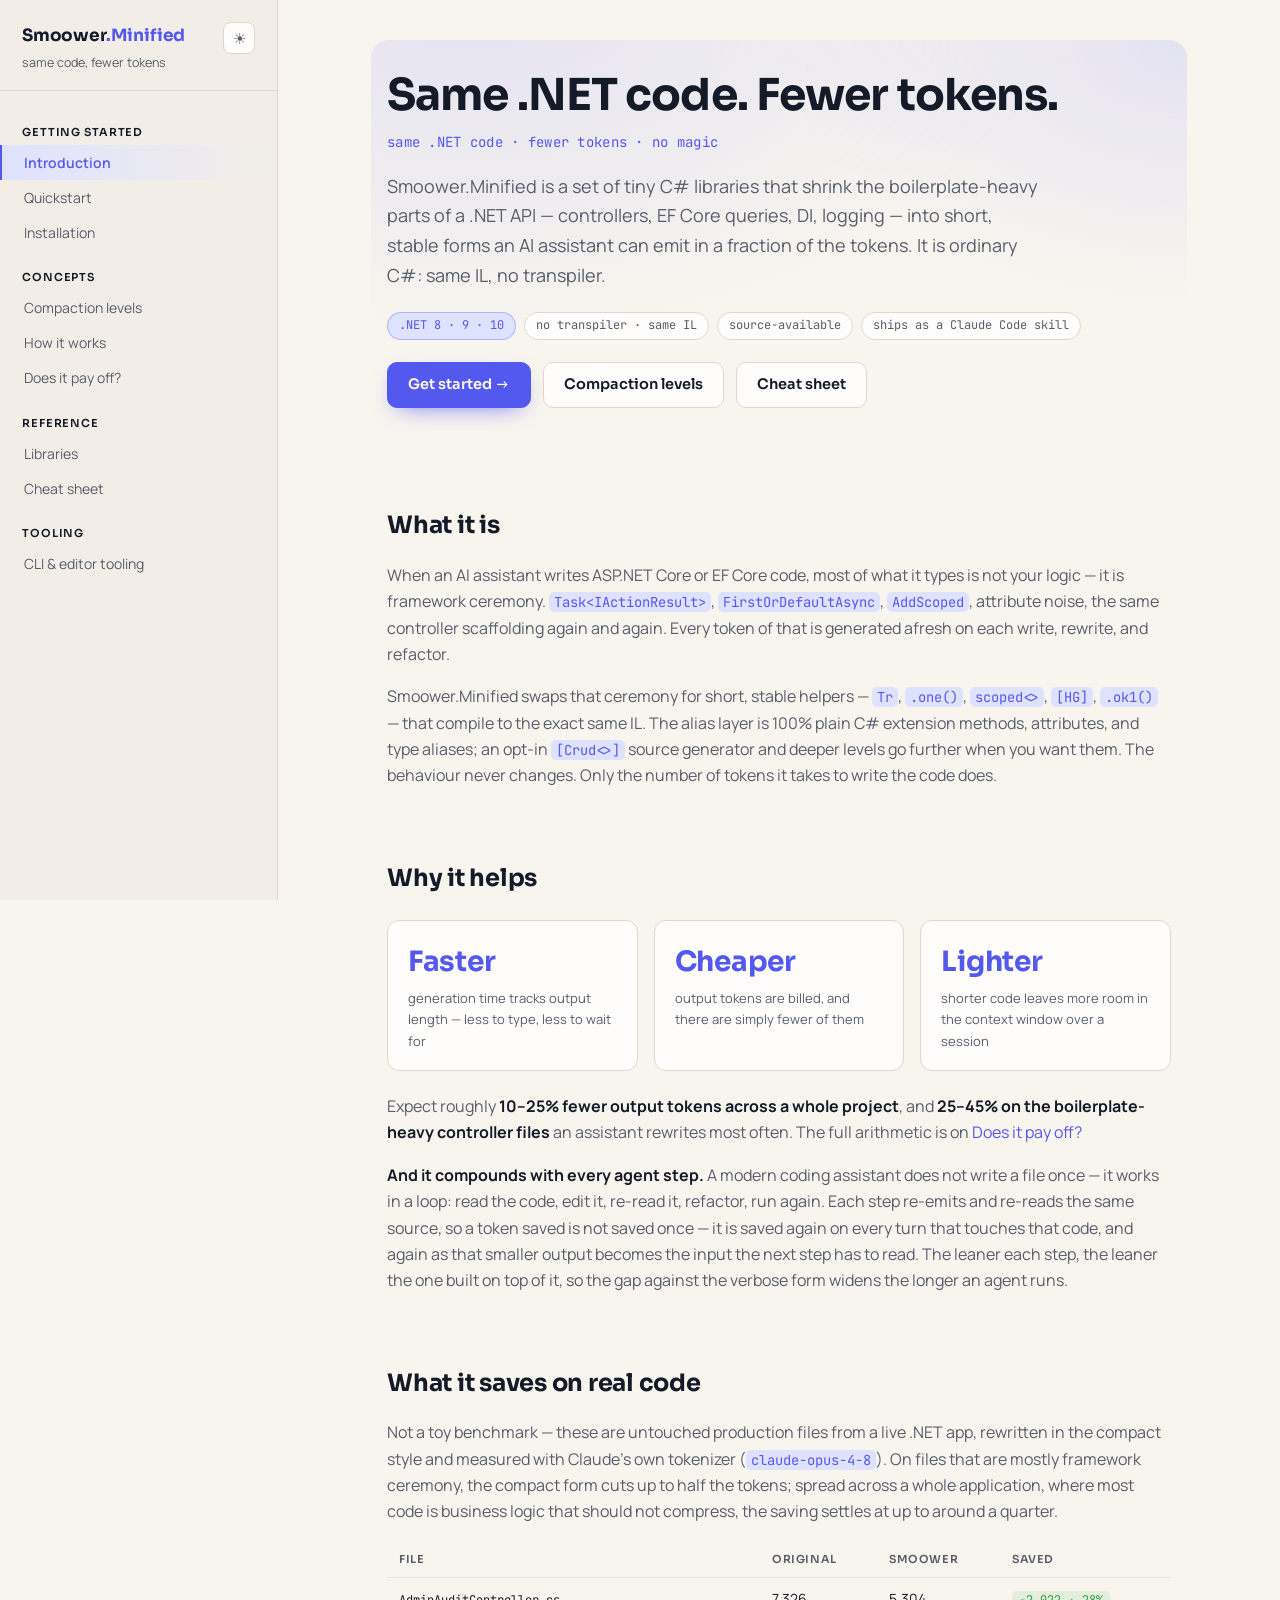
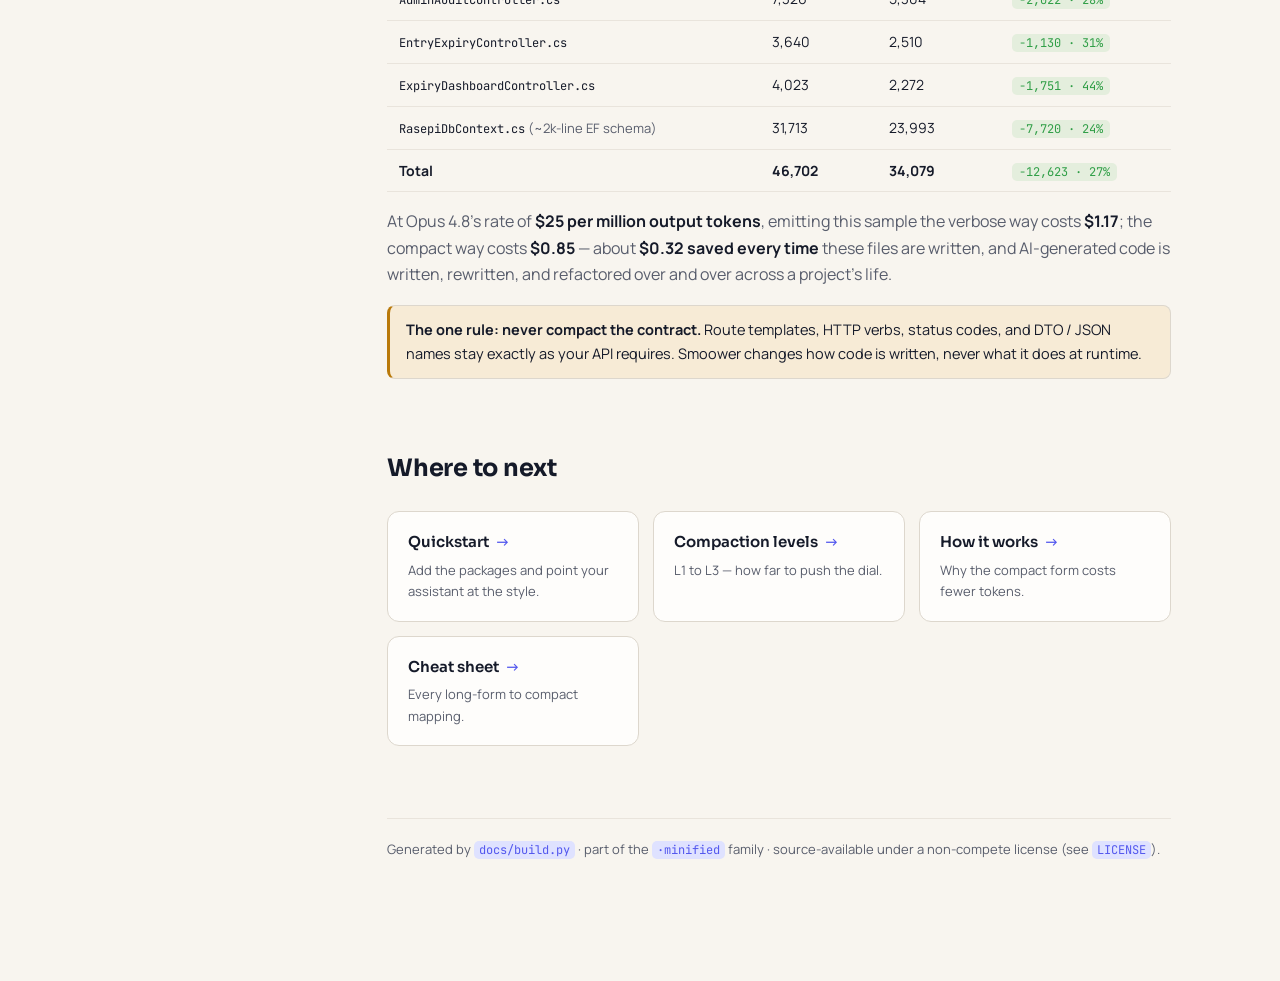
<file: docs/index.html>
<!doctype html>
<html lang="en" data-theme="light">
<head>
<meta charset="utf-8">
<meta name="viewport" content="width=device-width, initial-scale=1">
<title>Smoower.Minified</title>
<meta name="description" content="Compact, ordinary C# that cuts the tokens an AI spends on .NET boilerplate.">
<link rel="stylesheet" href="styles.css">
<script>(function(){try{var t=localStorage.getItem('sm-theme');if(t)document.documentElement.setAttribute('data-theme',t);}catch(e){}})();</script>
</head>
<body>
<div class="layout">
<aside class="sidebar">
  <div class="brand">
    <a class="name" href="index.html"><b>Smoower<em>.Minified</em></b><span>same code, fewer tokens</span></a>
    <button class="theme-toggle" type="button" aria-label="Toggle light / dark theme" onclick="(function(){var d=document.documentElement,n=d.getAttribute('data-theme')==='dark'?'light':'dark';d.setAttribute('data-theme',n);try{localStorage.setItem('sm-theme',n);}catch(e){}})()">&#9728;</button>
  </div>
  <nav>
<div class="navgroup">Getting started</div>
<a href="index.html" class="active">Introduction</a>
<a href="quickstart.html">Quickstart</a>
<a href="installation.html">Installation</a>
<div class="navgroup">Concepts</div>
<a href="compaction-levels.html">Compaction levels</a>
<a href="how-it-works.html">How it works</a>
<a href="economics.html">Does it pay off?</a>
<div class="navgroup">Reference</div>
<a href="libraries.html">Libraries</a>
<a href="cheat-sheet.html">Cheat sheet</a>
<div class="navgroup">Tooling</div>
<a href="tooling.html">CLI &amp; editor tooling</a>
  </nav>
</aside>
<main class="content" id="top">
<section>
  <div class="hero">
    <h1>Same .NET code. Fewer tokens.</h1>
    <p class="tagline">same .NET code &middot; fewer tokens &middot; no magic</p>
    <p class="sub">Smoower.Minified is a set of tiny C# libraries that shrink the boilerplate-heavy parts of a .NET API &mdash; controllers, EF Core queries, DI, logging &mdash; into short, stable forms an AI assistant can emit in a fraction of the tokens. It is ordinary C#: same IL, no transpiler.</p>
    <div class="badges">
      <span class="badge brand">.NET 8 &middot; 9 &middot; 10</span>
      <span class="badge">no transpiler &middot; same IL</span>
      <span class="badge">source-available</span>
      <span class="badge">ships as a Claude Code skill</span>
    </div>
    <div class="cta">
      <a class="btn primary" href="quickstart.html">Get started &rarr;</a>
      <a class="btn ghost" href="compaction-levels.html">Compaction levels</a>
      <a class="btn ghost" href="cheat-sheet.html">Cheat sheet</a>
    </div>
  </div>

  <h2>What it is</h2>
  <p class="lead">When an AI assistant writes ASP.NET Core or EF Core code, most of what it types is not your logic &mdash; it is framework ceremony. <code>Task&lt;IActionResult&gt;</code>, <code>FirstOrDefaultAsync</code>, <code>AddScoped</code>, attribute noise, the same controller scaffolding again and again. Every token of that is generated afresh on each write, rewrite, and refactor.</p>
  <p class="lead">Smoower.Minified swaps that ceremony for short, stable helpers &mdash; <code>Tr</code>, <code>.one()</code>, <code>scoped&lt;&gt;</code>, <code>[HG]</code>, <code>.ok1()</code> &mdash; that compile to the exact same IL. The alias layer is 100% plain C# extension methods, attributes, and type aliases; an opt-in <code>[Crud&lt;&gt;]</code> source generator and deeper levels go further when you want them. The behaviour never changes. Only the number of tokens it takes to write the code does.</p>

  <h2>Why it helps</h2>
  <div class="stat">
    <div class="box"><div class="n hl">Faster</div><div class="l">generation time tracks output length &mdash; less to type, less to wait for</div></div>
    <div class="box"><div class="n hl">Cheaper</div><div class="l">output tokens are billed, and there are simply fewer of them</div></div>
    <div class="box"><div class="n hl">Lighter</div><div class="l">shorter code leaves more room in the context window over a session</div></div>
  </div>
  <p class="lead">Expect roughly <strong>10&ndash;25% fewer output tokens across a whole project</strong>, and <strong>25&ndash;45% on the boilerplate-heavy controller files</strong> an assistant rewrites most often. The full arithmetic is on <a href="economics.html">Does it pay off?</a></p>
  <p class="lead"><strong>And it compounds with every agent step.</strong> A modern coding assistant does not write a file once &mdash; it works in a loop: read the code, edit it, re-read it, refactor, run again. Each step re-emits and re-reads the same source, so a token saved is not saved once &mdash; it is saved again on every turn that touches that code, and again as that smaller output becomes the input the next step has to read. The leaner each step, the leaner the one built on top of it, so the gap against the verbose form widens the longer an agent runs.</p>

  <h2>What it saves on real code</h2>
  <p class="lead">Not a toy benchmark &mdash; these are untouched production files from a live .NET app, rewritten in the compact style and measured with Claude&rsquo;s own tokenizer (<code>claude-opus-4-8</code>). On files that are mostly framework ceremony, the compact form cuts up to half the tokens; spread across a whole application, where most code is business logic that should not compress, the saving settles at up to around a quarter.</p>
  <table>
  <thead><tr><th>File</th><th>Original</th><th>Smoower</th><th>Saved</th></tr></thead>
  <tbody>
    <tr><td><code>AdminAuditController.cs</code></td><td>7,326</td><td>5,304</td><td><span class="delta pos">&minus;2,022 &middot; 28%</span></td></tr>
    <tr><td><code>EntryExpiryController.cs</code></td><td>3,640</td><td>2,510</td><td><span class="delta pos">&minus;1,130 &middot; 31%</span></td></tr>
    <tr><td><code>ExpiryDashboardController.cs</code></td><td>4,023</td><td>2,272</td><td><span class="delta pos">&minus;1,751 &middot; 44%</span></td></tr>
    <tr><td><code>RasepiDbContext.cs</code> <span class="deps">(~2k-line EF schema)</span></td><td>31,713</td><td>23,993</td><td><span class="delta pos">&minus;7,720 &middot; 24%</span></td></tr>
    <tr><td><strong>Total</strong></td><td><strong>46,702</strong></td><td><strong>34,079</strong></td><td><span class="delta pos">&minus;12,623 &middot; 27%</span></td></tr>
  </tbody>
  </table>
  <p class="lead">At Opus 4.8&rsquo;s rate of <strong>$25 per million output tokens</strong>, emitting this sample the verbose way costs <strong>$1.17</strong>; the compact way costs <strong>$0.85</strong> &mdash; about <strong>$0.32 saved every time</strong> these files are written, and AI-generated code is written, rewritten, and refactored over and over across a project&rsquo;s life.</p>

  <div class="callout"><strong>The one rule: never compact the contract.</strong> Route templates, HTTP verbs, status codes, and DTO / JSON names stay exactly as your API requires. Smoower changes how code is written, never what it does at runtime.</div>

  <h2>Where to next</h2>
<div class="cards">
<a class="card" href="quickstart.html"><div class="t">Quickstart <span class="arr">&rarr;</span></div><div class="d">Add the packages and point your assistant at the style.</div></a>
<a class="card" href="compaction-levels.html"><div class="t">Compaction levels <span class="arr">&rarr;</span></div><div class="d">L1 to L3 — how far to push the dial.</div></a>
<a class="card" href="how-it-works.html"><div class="t">How it works <span class="arr">&rarr;</span></div><div class="d">Why the compact form costs fewer tokens.</div></a>
<a class="card" href="cheat-sheet.html"><div class="t">Cheat sheet <span class="arr">&rarr;</span></div><div class="d">Every long-form to compact mapping.</div></a>
</div>
</section>
<footer>
  Generated by <code>docs/build.py</code> &middot; part of the <code>&middot;minified</code> family &middot; source-available under a non-compete license (see <code>LICENSE</code>).
</footer>
</main>
</div>
</body>
</html>
</file>
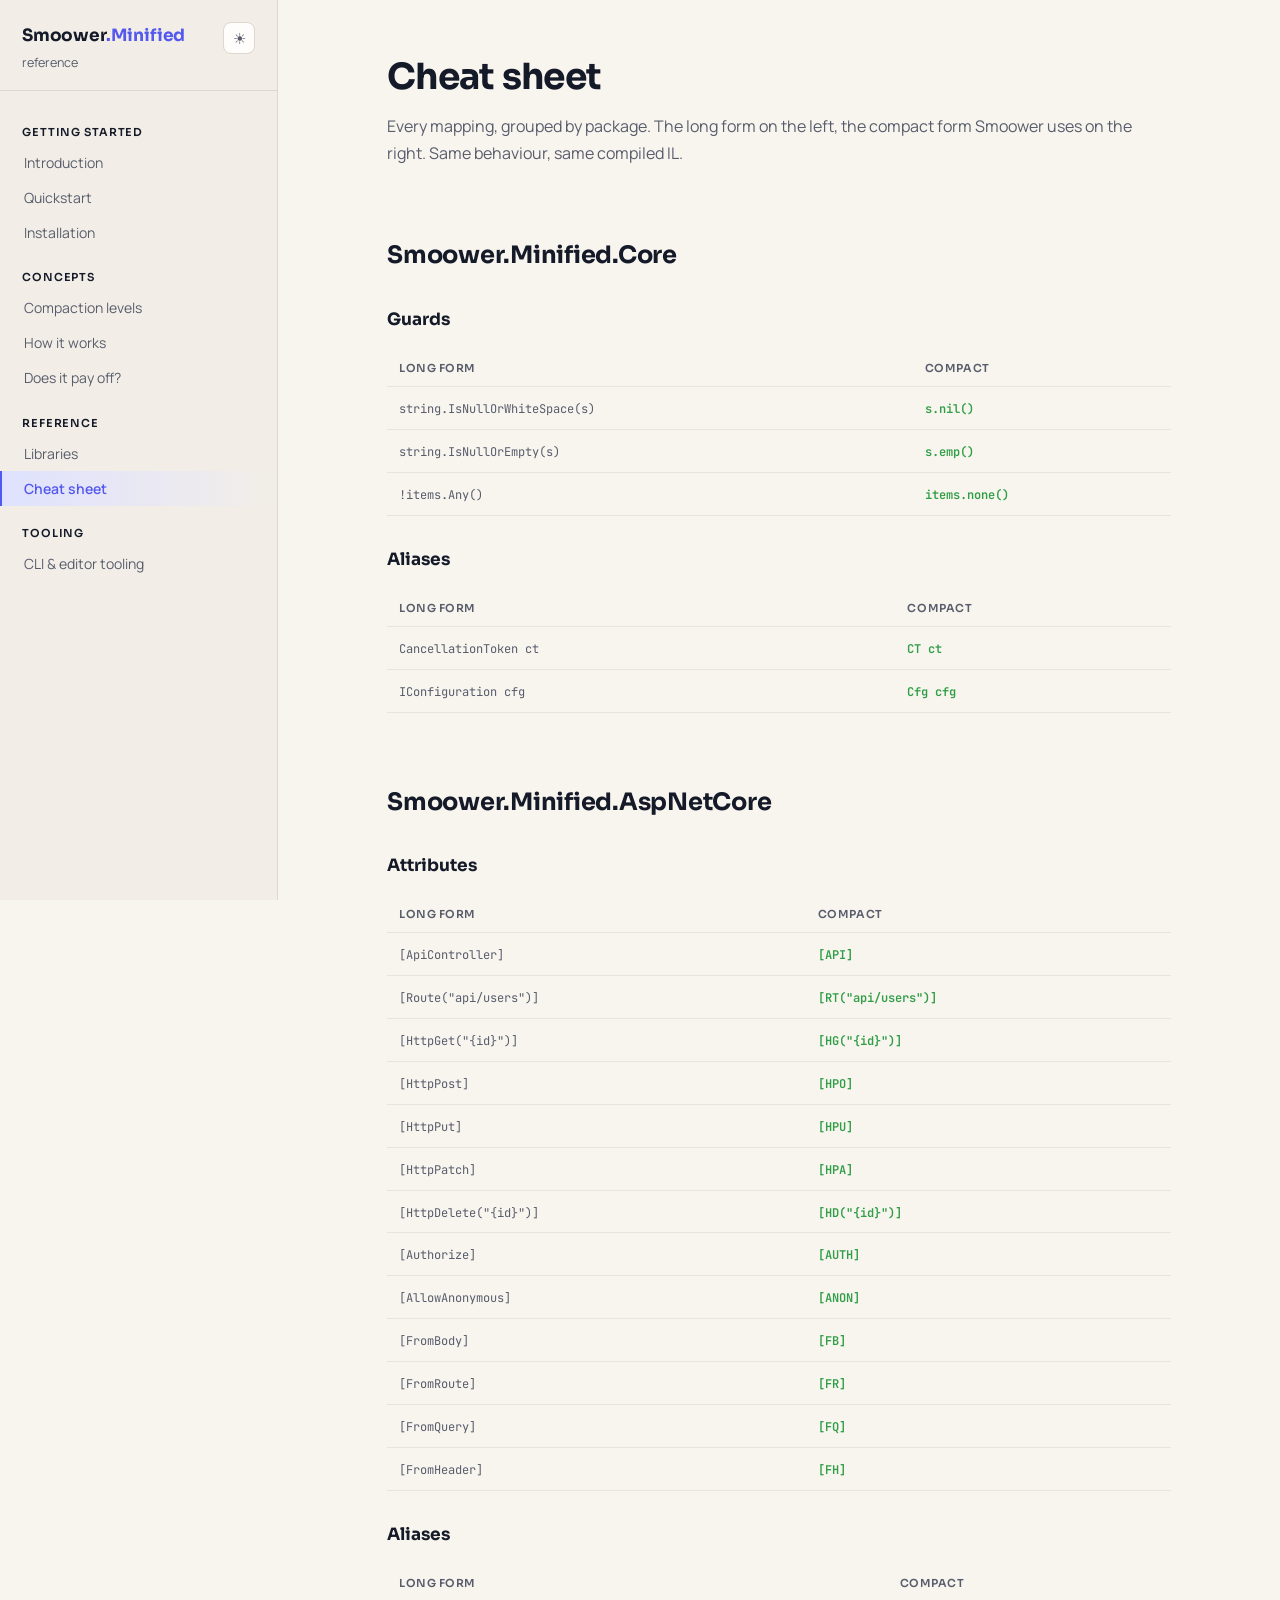
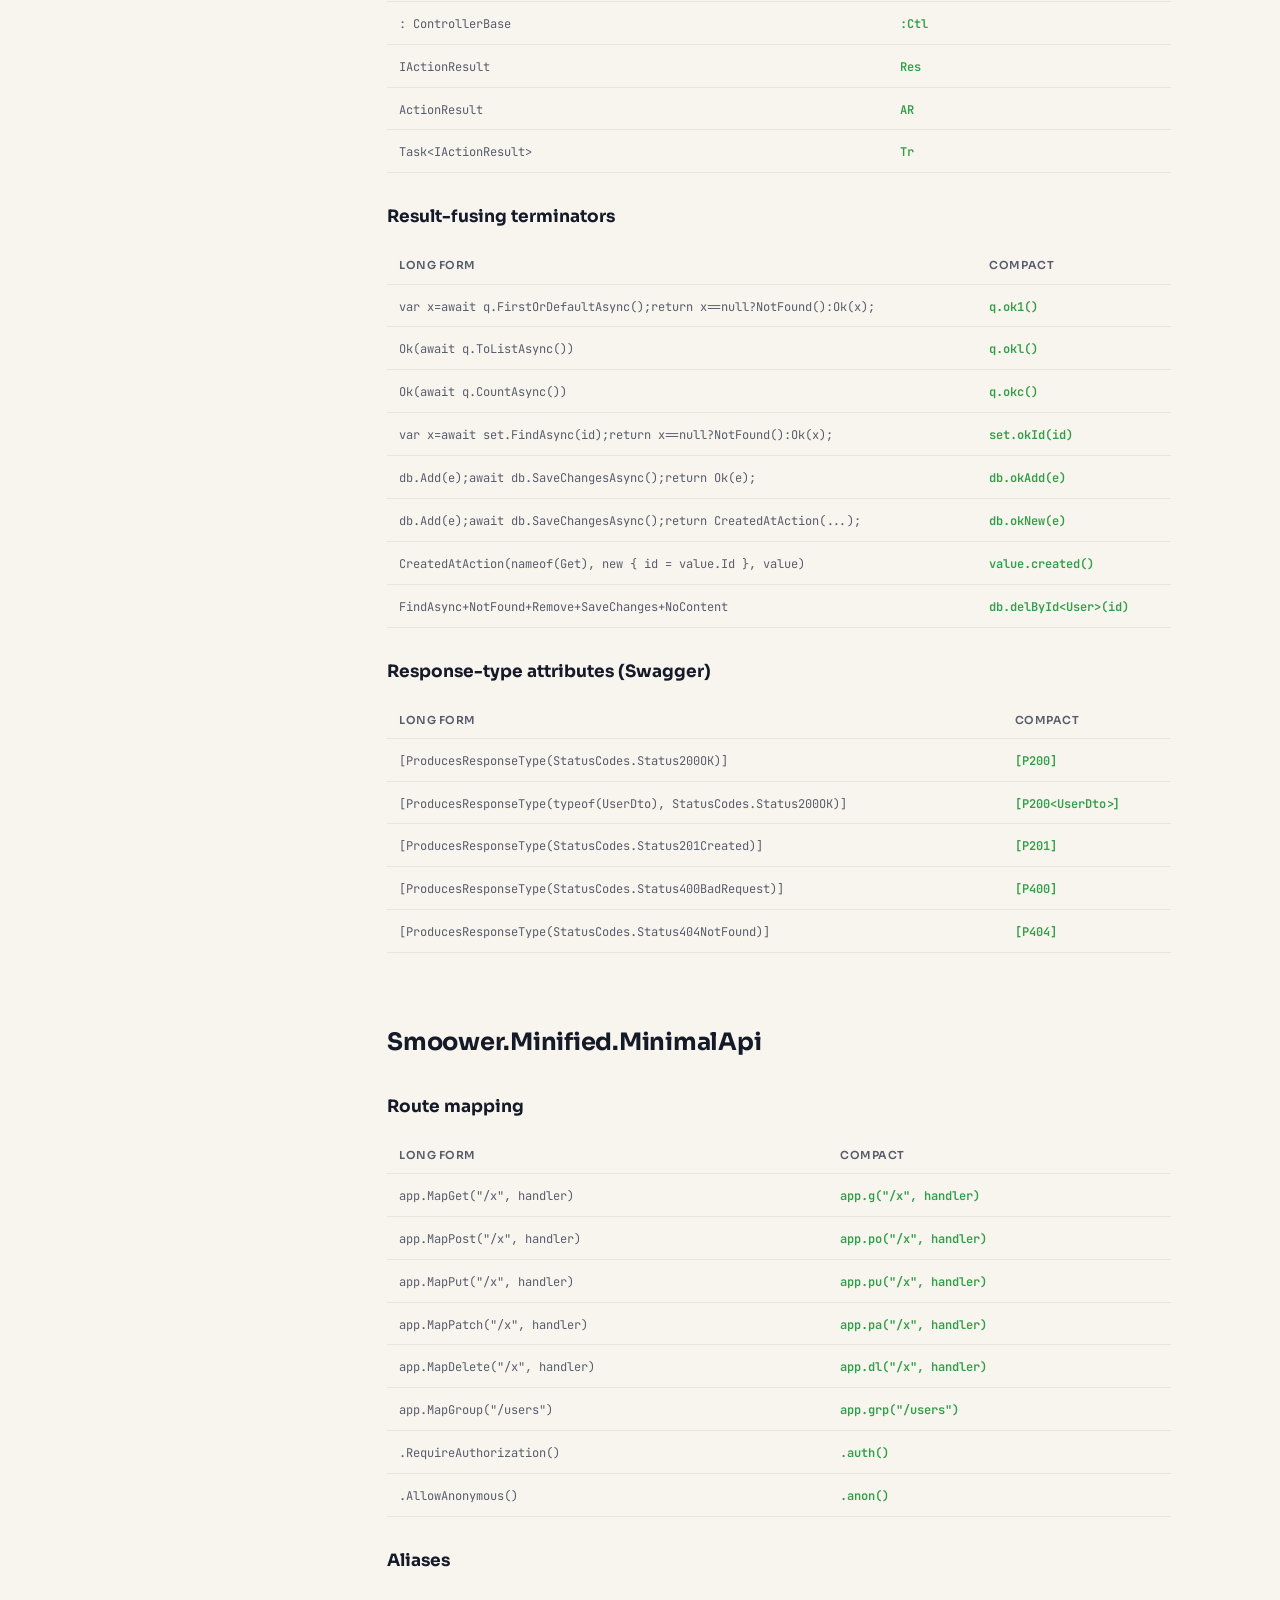
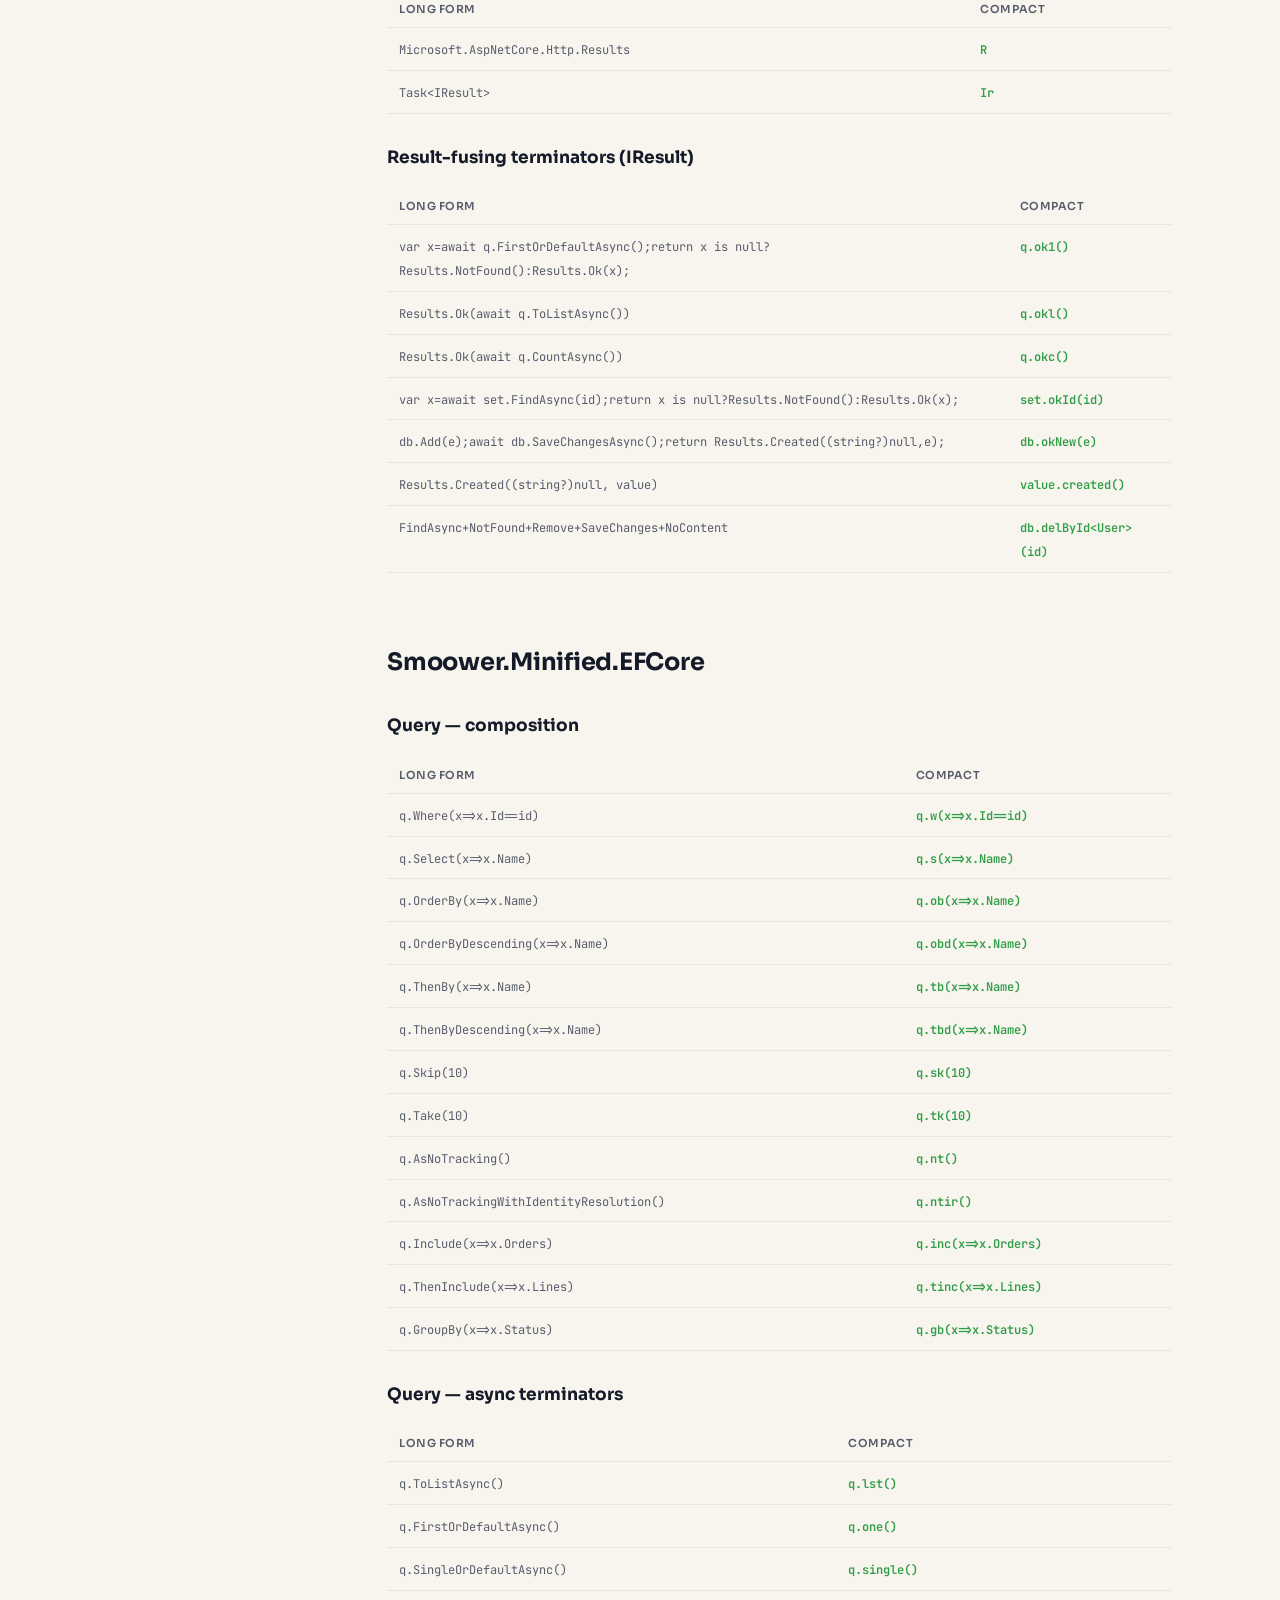
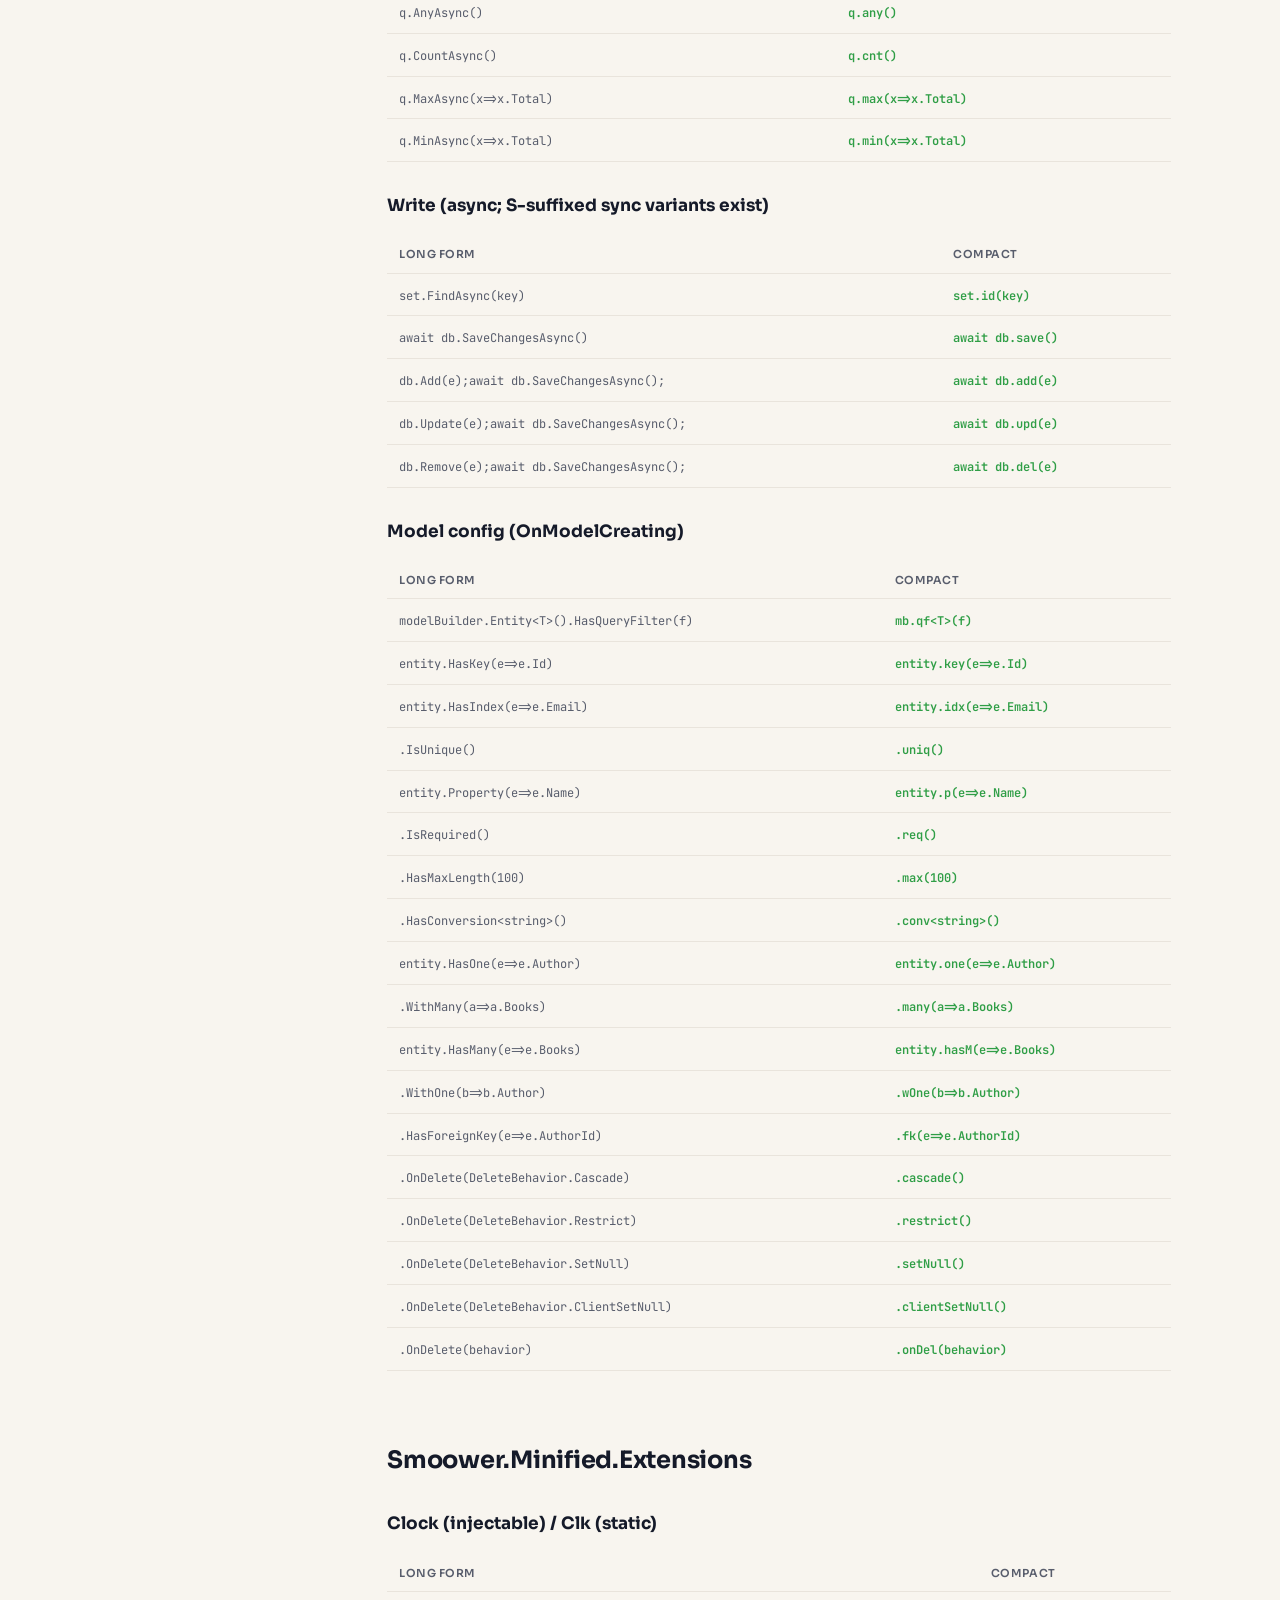
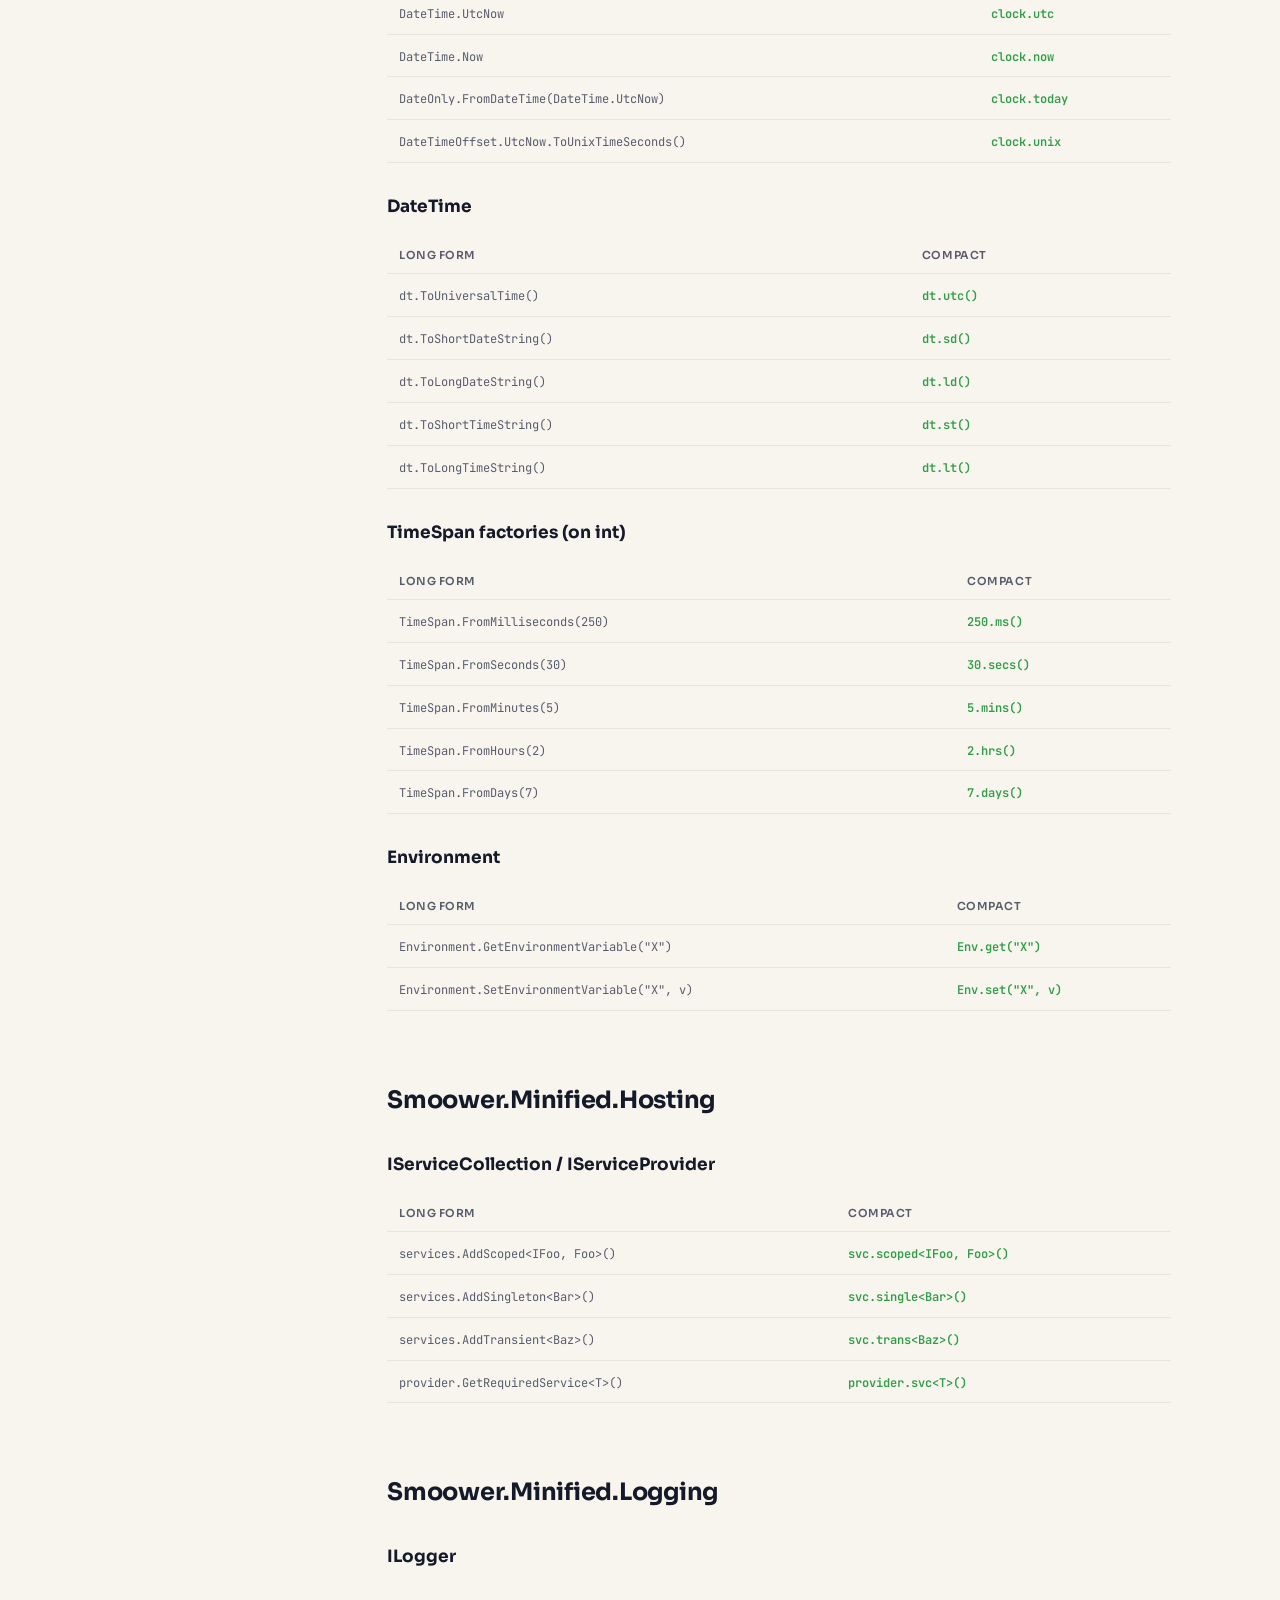
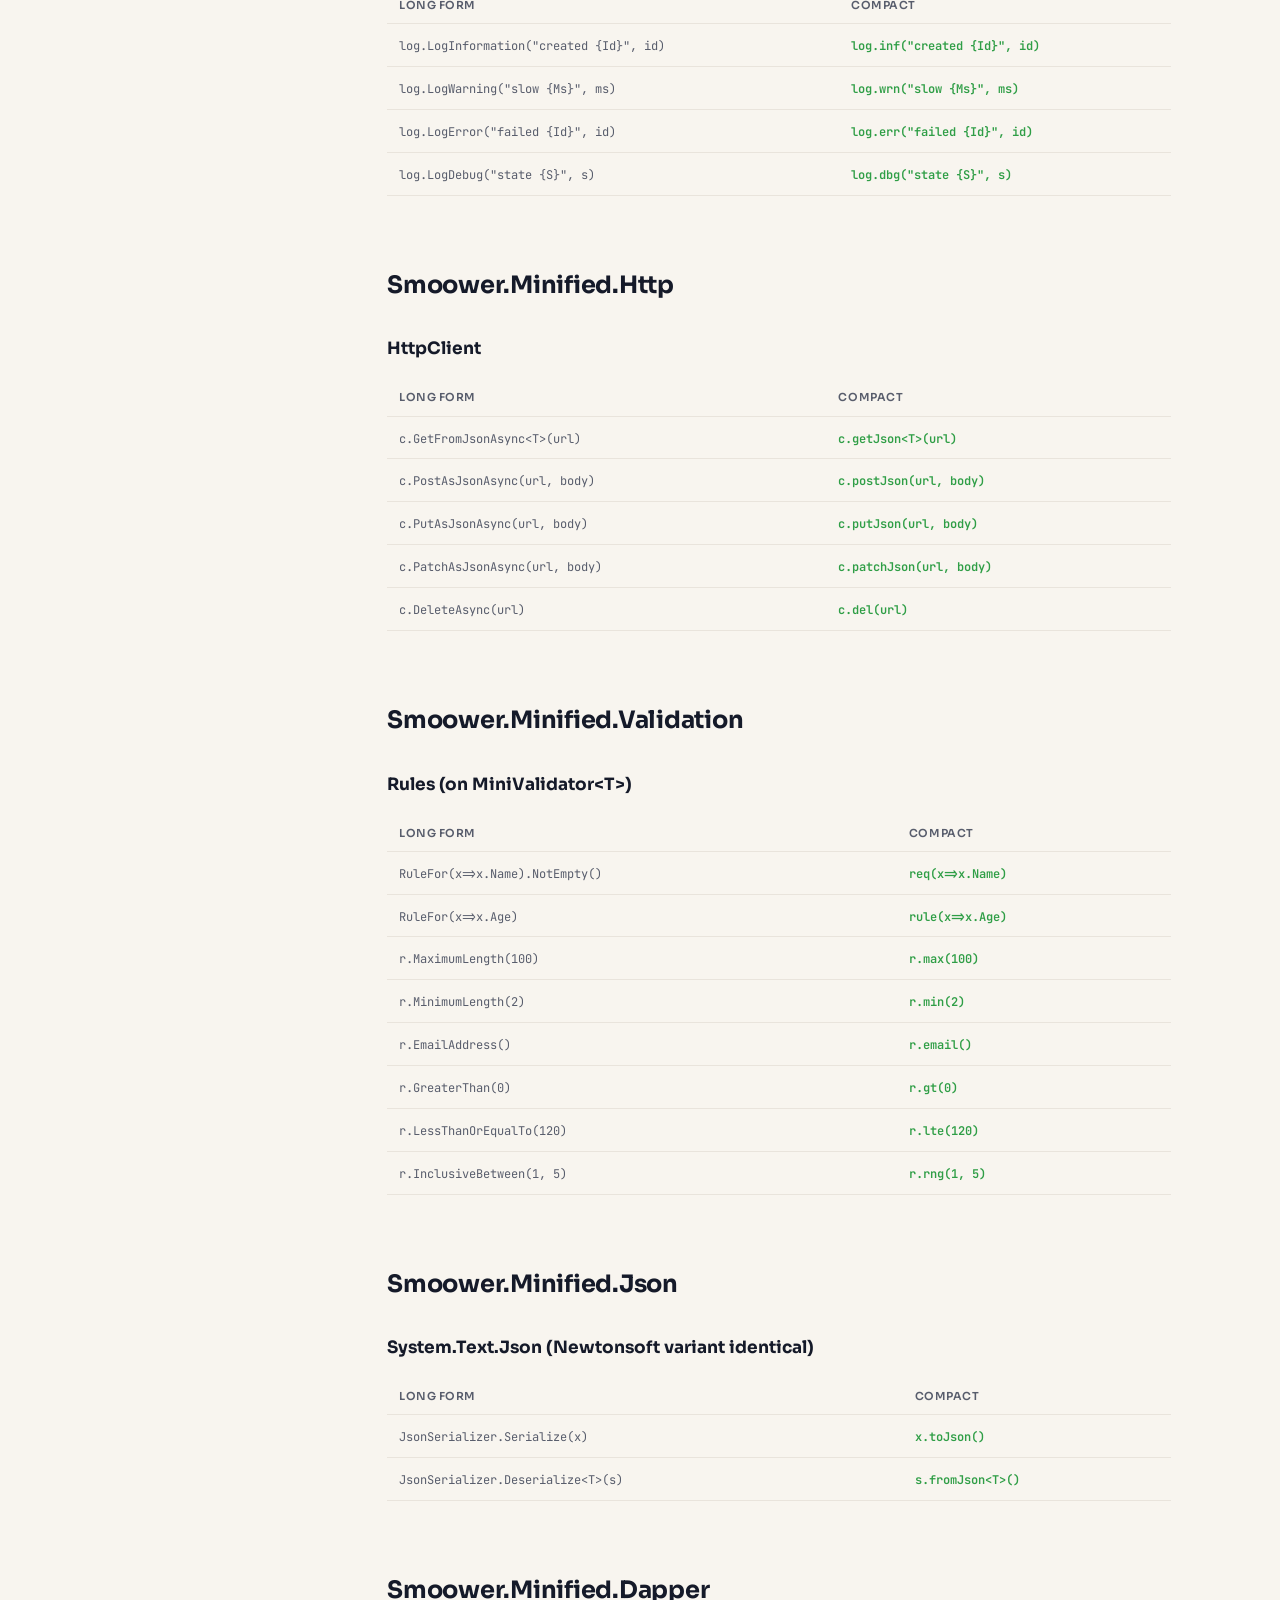
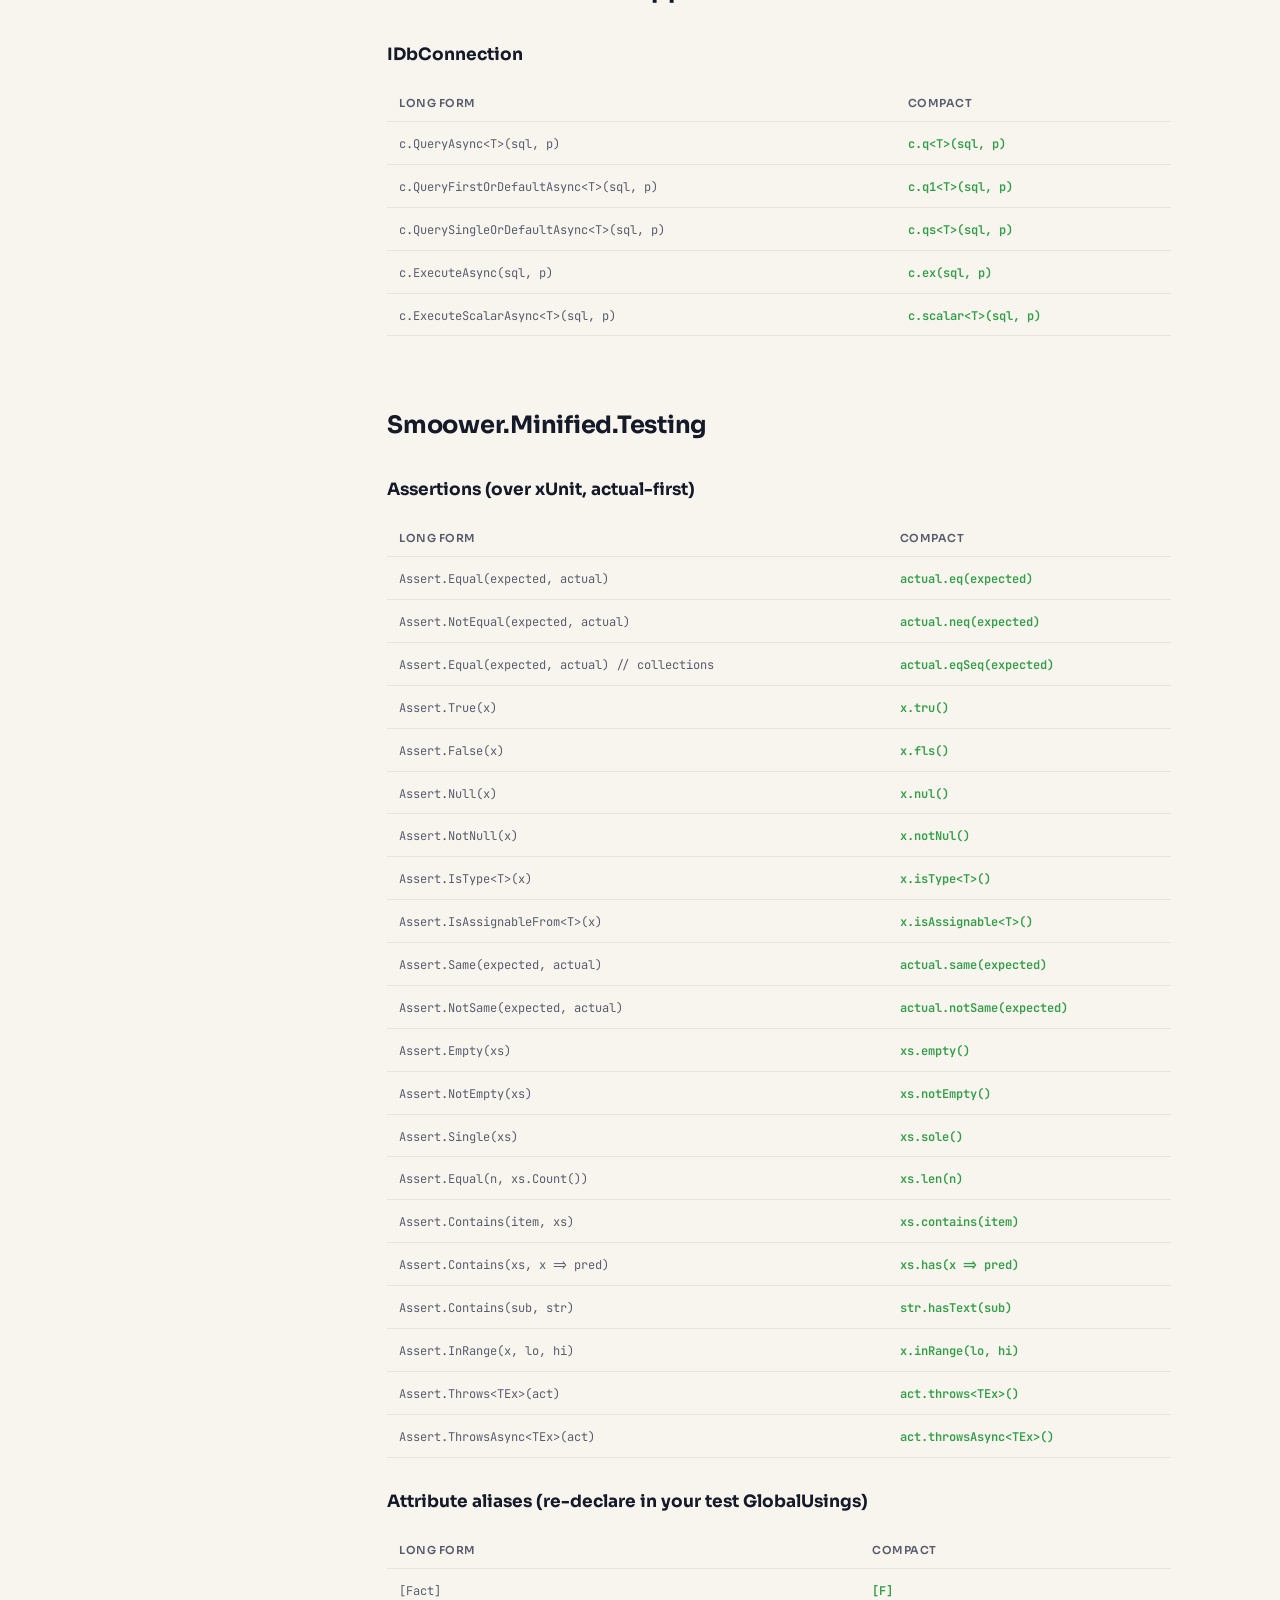
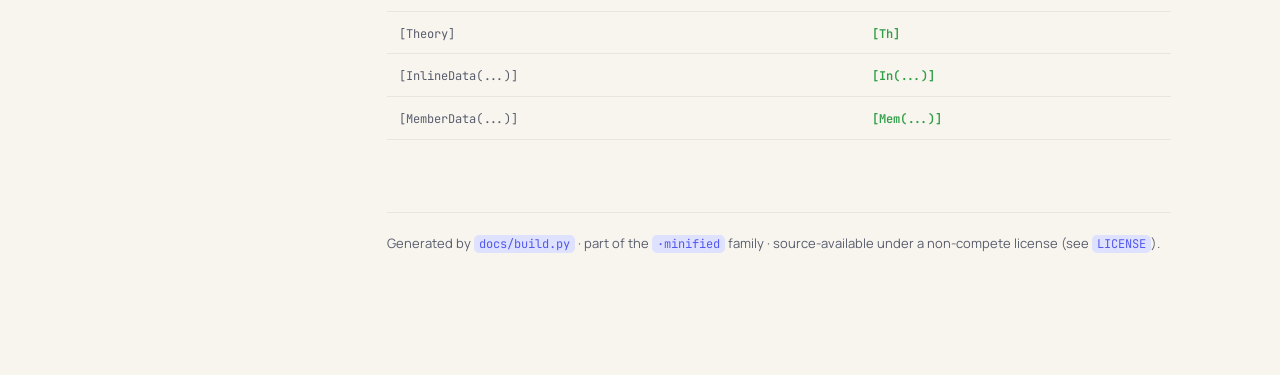
<file: docs/cheat-sheet.html>
<!doctype html>
<html lang="en" data-theme="light">
<head>
<meta charset="utf-8">
<meta name="viewport" content="width=device-width, initial-scale=1">
<title>Smoower.Minified: cheat sheet</title>
<meta name="description" content="Every long-form to compact mapping, grouped by package.">
<link rel="stylesheet" href="styles.css">
<script>(function(){try{var t=localStorage.getItem('sm-theme');if(t)document.documentElement.setAttribute('data-theme',t);}catch(e){}})();</script>
</head>
<body>
<div class="layout">
<aside class="sidebar">
  <div class="brand">
    <a class="name" href="index.html"><b>Smoower<em>.Minified</em></b><span>reference</span></a>
    <button class="theme-toggle" type="button" aria-label="Toggle light / dark theme" onclick="(function(){var d=document.documentElement,n=d.getAttribute('data-theme')==='dark'?'light':'dark';d.setAttribute('data-theme',n);try{localStorage.setItem('sm-theme',n);}catch(e){}})()">&#9728;</button>
  </div>
  <nav>
<div class="navgroup">Getting started</div>
<a href="index.html">Introduction</a>
<a href="quickstart.html">Quickstart</a>
<a href="installation.html">Installation</a>
<div class="navgroup">Concepts</div>
<a href="compaction-levels.html">Compaction levels</a>
<a href="how-it-works.html">How it works</a>
<a href="economics.html">Does it pay off?</a>
<div class="navgroup">Reference</div>
<a href="libraries.html">Libraries</a>
<a href="cheat-sheet.html" class="active">Cheat sheet</a>
<div class="navgroup">Tooling</div>
<a href="tooling.html">CLI &amp; editor tooling</a>
  </nav>
</aside>
<main class="content" id="top">
<section>
<h1>Cheat sheet</h1>
<p class="lead">Every mapping, grouped by package. The long form on the left, the compact form Smoower uses on the right. Same behaviour, same compiled IL.</p>
<h2 id="core">Smoower.Minified.Core</h2>
<h3>Guards</h3>
<table><thead><tr><th>Long form</th><th>Compact</th></tr></thead><tbody>
<tr><td class="long"><code>string.IsNullOrWhiteSpace(s)</code></td><td class="short"><code>s.nil()</code></td></tr>
<tr><td class="long"><code>string.IsNullOrEmpty(s)</code></td><td class="short"><code>s.emp()</code></td></tr>
<tr><td class="long"><code>!items.Any()</code></td><td class="short"><code>items.none()</code></td></tr>
</tbody></table>
<h3>Aliases</h3>
<table><thead><tr><th>Long form</th><th>Compact</th></tr></thead><tbody>
<tr><td class="long"><code>CancellationToken ct</code></td><td class="short"><code>CT ct</code></td></tr>
<tr><td class="long"><code>IConfiguration cfg</code></td><td class="short"><code>Cfg cfg</code></td></tr>
</tbody></table>
<h2 id="aspnetcore">Smoower.Minified.AspNetCore</h2>
<h3>Attributes</h3>
<table><thead><tr><th>Long form</th><th>Compact</th></tr></thead><tbody>
<tr><td class="long"><code>[ApiController]</code></td><td class="short"><code>[API]</code></td></tr>
<tr><td class="long"><code>[Route(&quot;api/users&quot;)]</code></td><td class="short"><code>[RT(&quot;api/users&quot;)]</code></td></tr>
<tr><td class="long"><code>[HttpGet(&quot;{id}&quot;)]</code></td><td class="short"><code>[HG(&quot;{id}&quot;)]</code></td></tr>
<tr><td class="long"><code>[HttpPost]</code></td><td class="short"><code>[HPO]</code></td></tr>
<tr><td class="long"><code>[HttpPut]</code></td><td class="short"><code>[HPU]</code></td></tr>
<tr><td class="long"><code>[HttpPatch]</code></td><td class="short"><code>[HPA]</code></td></tr>
<tr><td class="long"><code>[HttpDelete(&quot;{id}&quot;)]</code></td><td class="short"><code>[HD(&quot;{id}&quot;)]</code></td></tr>
<tr><td class="long"><code>[Authorize]</code></td><td class="short"><code>[AUTH]</code></td></tr>
<tr><td class="long"><code>[AllowAnonymous]</code></td><td class="short"><code>[ANON]</code></td></tr>
<tr><td class="long"><code>[FromBody]</code></td><td class="short"><code>[FB]</code></td></tr>
<tr><td class="long"><code>[FromRoute]</code></td><td class="short"><code>[FR]</code></td></tr>
<tr><td class="long"><code>[FromQuery]</code></td><td class="short"><code>[FQ]</code></td></tr>
<tr><td class="long"><code>[FromHeader]</code></td><td class="short"><code>[FH]</code></td></tr>
</tbody></table>
<h3>Aliases</h3>
<table><thead><tr><th>Long form</th><th>Compact</th></tr></thead><tbody>
<tr><td class="long"><code>: ControllerBase</code></td><td class="short"><code>:Ctl</code></td></tr>
<tr><td class="long"><code>IActionResult</code></td><td class="short"><code>Res</code></td></tr>
<tr><td class="long"><code>ActionResult</code></td><td class="short"><code>AR</code></td></tr>
<tr><td class="long"><code>Task&lt;IActionResult&gt;</code></td><td class="short"><code>Tr</code></td></tr>
</tbody></table>
<h3>Result-fusing terminators</h3>
<table><thead><tr><th>Long form</th><th>Compact</th></tr></thead><tbody>
<tr><td class="long"><code>var x=await q.FirstOrDefaultAsync();return x==null?NotFound():Ok(x);</code></td><td class="short"><code>q.ok1()</code></td></tr>
<tr><td class="long"><code>Ok(await q.ToListAsync())</code></td><td class="short"><code>q.okl()</code></td></tr>
<tr><td class="long"><code>Ok(await q.CountAsync())</code></td><td class="short"><code>q.okc()</code></td></tr>
<tr><td class="long"><code>var x=await set.FindAsync(id);return x==null?NotFound():Ok(x);</code></td><td class="short"><code>set.okId(id)</code></td></tr>
<tr><td class="long"><code>db.Add(e);await db.SaveChangesAsync();return Ok(e);</code></td><td class="short"><code>db.okAdd(e)</code></td></tr>
<tr><td class="long"><code>db.Add(e);await db.SaveChangesAsync();return CreatedAtAction(...);</code></td><td class="short"><code>db.okNew(e)</code></td></tr>
<tr><td class="long"><code>CreatedAtAction(nameof(Get), new { id = value.Id }, value)</code></td><td class="short"><code>value.created()</code></td></tr>
<tr><td class="long"><code>FindAsync+NotFound+Remove+SaveChanges+NoContent</code></td><td class="short"><code>db.delById&lt;User&gt;(id)</code></td></tr>
</tbody></table>
<h3>Response-type attributes (Swagger)</h3>
<table><thead><tr><th>Long form</th><th>Compact</th></tr></thead><tbody>
<tr><td class="long"><code>[ProducesResponseType(StatusCodes.Status200OK)]</code></td><td class="short"><code>[P200]</code></td></tr>
<tr><td class="long"><code>[ProducesResponseType(typeof(UserDto), StatusCodes.Status200OK)]</code></td><td class="short"><code>[P200&lt;UserDto&gt;]</code></td></tr>
<tr><td class="long"><code>[ProducesResponseType(StatusCodes.Status201Created)]</code></td><td class="short"><code>[P201]</code></td></tr>
<tr><td class="long"><code>[ProducesResponseType(StatusCodes.Status400BadRequest)]</code></td><td class="short"><code>[P400]</code></td></tr>
<tr><td class="long"><code>[ProducesResponseType(StatusCodes.Status404NotFound)]</code></td><td class="short"><code>[P404]</code></td></tr>
</tbody></table>
<h2 id="minimalapi">Smoower.Minified.MinimalApi</h2>
<h3>Route mapping</h3>
<table><thead><tr><th>Long form</th><th>Compact</th></tr></thead><tbody>
<tr><td class="long"><code>app.MapGet(&quot;/x&quot;, handler)</code></td><td class="short"><code>app.g(&quot;/x&quot;, handler)</code></td></tr>
<tr><td class="long"><code>app.MapPost(&quot;/x&quot;, handler)</code></td><td class="short"><code>app.po(&quot;/x&quot;, handler)</code></td></tr>
<tr><td class="long"><code>app.MapPut(&quot;/x&quot;, handler)</code></td><td class="short"><code>app.pu(&quot;/x&quot;, handler)</code></td></tr>
<tr><td class="long"><code>app.MapPatch(&quot;/x&quot;, handler)</code></td><td class="short"><code>app.pa(&quot;/x&quot;, handler)</code></td></tr>
<tr><td class="long"><code>app.MapDelete(&quot;/x&quot;, handler)</code></td><td class="short"><code>app.dl(&quot;/x&quot;, handler)</code></td></tr>
<tr><td class="long"><code>app.MapGroup(&quot;/users&quot;)</code></td><td class="short"><code>app.grp(&quot;/users&quot;)</code></td></tr>
<tr><td class="long"><code>.RequireAuthorization()</code></td><td class="short"><code>.auth()</code></td></tr>
<tr><td class="long"><code>.AllowAnonymous()</code></td><td class="short"><code>.anon()</code></td></tr>
</tbody></table>
<h3>Aliases</h3>
<table><thead><tr><th>Long form</th><th>Compact</th></tr></thead><tbody>
<tr><td class="long"><code>Microsoft.AspNetCore.Http.Results</code></td><td class="short"><code>R</code></td></tr>
<tr><td class="long"><code>Task&lt;IResult&gt;</code></td><td class="short"><code>Ir</code></td></tr>
</tbody></table>
<h3>Result-fusing terminators (IResult)</h3>
<table><thead><tr><th>Long form</th><th>Compact</th></tr></thead><tbody>
<tr><td class="long"><code>var x=await q.FirstOrDefaultAsync();return x is null?Results.NotFound():Results.Ok(x);</code></td><td class="short"><code>q.ok1()</code></td></tr>
<tr><td class="long"><code>Results.Ok(await q.ToListAsync())</code></td><td class="short"><code>q.okl()</code></td></tr>
<tr><td class="long"><code>Results.Ok(await q.CountAsync())</code></td><td class="short"><code>q.okc()</code></td></tr>
<tr><td class="long"><code>var x=await set.FindAsync(id);return x is null?Results.NotFound():Results.Ok(x);</code></td><td class="short"><code>set.okId(id)</code></td></tr>
<tr><td class="long"><code>db.Add(e);await db.SaveChangesAsync();return Results.Created((string?)null,e);</code></td><td class="short"><code>db.okNew(e)</code></td></tr>
<tr><td class="long"><code>Results.Created((string?)null, value)</code></td><td class="short"><code>value.created()</code></td></tr>
<tr><td class="long"><code>FindAsync+NotFound+Remove+SaveChanges+NoContent</code></td><td class="short"><code>db.delById&lt;User&gt;(id)</code></td></tr>
</tbody></table>
<h2 id="efcore">Smoower.Minified.EFCore</h2>
<h3>Query — composition</h3>
<table><thead><tr><th>Long form</th><th>Compact</th></tr></thead><tbody>
<tr><td class="long"><code>q.Where(x=&gt;x.Id==id)</code></td><td class="short"><code>q.w(x=&gt;x.Id==id)</code></td></tr>
<tr><td class="long"><code>q.Select(x=&gt;x.Name)</code></td><td class="short"><code>q.s(x=&gt;x.Name)</code></td></tr>
<tr><td class="long"><code>q.OrderBy(x=&gt;x.Name)</code></td><td class="short"><code>q.ob(x=&gt;x.Name)</code></td></tr>
<tr><td class="long"><code>q.OrderByDescending(x=&gt;x.Name)</code></td><td class="short"><code>q.obd(x=&gt;x.Name)</code></td></tr>
<tr><td class="long"><code>q.ThenBy(x=&gt;x.Name)</code></td><td class="short"><code>q.tb(x=&gt;x.Name)</code></td></tr>
<tr><td class="long"><code>q.ThenByDescending(x=&gt;x.Name)</code></td><td class="short"><code>q.tbd(x=&gt;x.Name)</code></td></tr>
<tr><td class="long"><code>q.Skip(10)</code></td><td class="short"><code>q.sk(10)</code></td></tr>
<tr><td class="long"><code>q.Take(10)</code></td><td class="short"><code>q.tk(10)</code></td></tr>
<tr><td class="long"><code>q.AsNoTracking()</code></td><td class="short"><code>q.nt()</code></td></tr>
<tr><td class="long"><code>q.AsNoTrackingWithIdentityResolution()</code></td><td class="short"><code>q.ntir()</code></td></tr>
<tr><td class="long"><code>q.Include(x=&gt;x.Orders)</code></td><td class="short"><code>q.inc(x=&gt;x.Orders)</code></td></tr>
<tr><td class="long"><code>q.ThenInclude(x=&gt;x.Lines)</code></td><td class="short"><code>q.tinc(x=&gt;x.Lines)</code></td></tr>
<tr><td class="long"><code>q.GroupBy(x=&gt;x.Status)</code></td><td class="short"><code>q.gb(x=&gt;x.Status)</code></td></tr>
</tbody></table>
<h3>Query — async terminators</h3>
<table><thead><tr><th>Long form</th><th>Compact</th></tr></thead><tbody>
<tr><td class="long"><code>q.ToListAsync()</code></td><td class="short"><code>q.lst()</code></td></tr>
<tr><td class="long"><code>q.FirstOrDefaultAsync()</code></td><td class="short"><code>q.one()</code></td></tr>
<tr><td class="long"><code>q.SingleOrDefaultAsync()</code></td><td class="short"><code>q.single()</code></td></tr>
<tr><td class="long"><code>q.AnyAsync()</code></td><td class="short"><code>q.any()</code></td></tr>
<tr><td class="long"><code>q.CountAsync()</code></td><td class="short"><code>q.cnt()</code></td></tr>
<tr><td class="long"><code>q.MaxAsync(x=&gt;x.Total)</code></td><td class="short"><code>q.max(x=&gt;x.Total)</code></td></tr>
<tr><td class="long"><code>q.MinAsync(x=&gt;x.Total)</code></td><td class="short"><code>q.min(x=&gt;x.Total)</code></td></tr>
</tbody></table>
<h3>Write (async; S-suffixed sync variants exist)</h3>
<table><thead><tr><th>Long form</th><th>Compact</th></tr></thead><tbody>
<tr><td class="long"><code>set.FindAsync(key)</code></td><td class="short"><code>set.id(key)</code></td></tr>
<tr><td class="long"><code>await db.SaveChangesAsync()</code></td><td class="short"><code>await db.save()</code></td></tr>
<tr><td class="long"><code>db.Add(e);await db.SaveChangesAsync();</code></td><td class="short"><code>await db.add(e)</code></td></tr>
<tr><td class="long"><code>db.Update(e);await db.SaveChangesAsync();</code></td><td class="short"><code>await db.upd(e)</code></td></tr>
<tr><td class="long"><code>db.Remove(e);await db.SaveChangesAsync();</code></td><td class="short"><code>await db.del(e)</code></td></tr>
</tbody></table>
<h3>Model config (OnModelCreating)</h3>
<table><thead><tr><th>Long form</th><th>Compact</th></tr></thead><tbody>
<tr><td class="long"><code>modelBuilder.Entity&lt;T&gt;().HasQueryFilter(f)</code></td><td class="short"><code>mb.qf&lt;T&gt;(f)</code></td></tr>
<tr><td class="long"><code>entity.HasKey(e=&gt;e.Id)</code></td><td class="short"><code>entity.key(e=&gt;e.Id)</code></td></tr>
<tr><td class="long"><code>entity.HasIndex(e=&gt;e.Email)</code></td><td class="short"><code>entity.idx(e=&gt;e.Email)</code></td></tr>
<tr><td class="long"><code>.IsUnique()</code></td><td class="short"><code>.uniq()</code></td></tr>
<tr><td class="long"><code>entity.Property(e=&gt;e.Name)</code></td><td class="short"><code>entity.p(e=&gt;e.Name)</code></td></tr>
<tr><td class="long"><code>.IsRequired()</code></td><td class="short"><code>.req()</code></td></tr>
<tr><td class="long"><code>.HasMaxLength(100)</code></td><td class="short"><code>.max(100)</code></td></tr>
<tr><td class="long"><code>.HasConversion&lt;string&gt;()</code></td><td class="short"><code>.conv&lt;string&gt;()</code></td></tr>
<tr><td class="long"><code>entity.HasOne(e=&gt;e.Author)</code></td><td class="short"><code>entity.one(e=&gt;e.Author)</code></td></tr>
<tr><td class="long"><code>.WithMany(a=&gt;a.Books)</code></td><td class="short"><code>.many(a=&gt;a.Books)</code></td></tr>
<tr><td class="long"><code>entity.HasMany(e=&gt;e.Books)</code></td><td class="short"><code>entity.hasM(e=&gt;e.Books)</code></td></tr>
<tr><td class="long"><code>.WithOne(b=&gt;b.Author)</code></td><td class="short"><code>.wOne(b=&gt;b.Author)</code></td></tr>
<tr><td class="long"><code>.HasForeignKey(e=&gt;e.AuthorId)</code></td><td class="short"><code>.fk(e=&gt;e.AuthorId)</code></td></tr>
<tr><td class="long"><code>.OnDelete(DeleteBehavior.Cascade)</code></td><td class="short"><code>.cascade()</code></td></tr>
<tr><td class="long"><code>.OnDelete(DeleteBehavior.Restrict)</code></td><td class="short"><code>.restrict()</code></td></tr>
<tr><td class="long"><code>.OnDelete(DeleteBehavior.SetNull)</code></td><td class="short"><code>.setNull()</code></td></tr>
<tr><td class="long"><code>.OnDelete(DeleteBehavior.ClientSetNull)</code></td><td class="short"><code>.clientSetNull()</code></td></tr>
<tr><td class="long"><code>.OnDelete(behavior)</code></td><td class="short"><code>.onDel(behavior)</code></td></tr>
</tbody></table>
<h2 id="extensions">Smoower.Minified.Extensions</h2>
<h3>Clock (injectable) / Clk (static)</h3>
<table><thead><tr><th>Long form</th><th>Compact</th></tr></thead><tbody>
<tr><td class="long"><code>DateTime.UtcNow</code></td><td class="short"><code>clock.utc</code></td></tr>
<tr><td class="long"><code>DateTime.Now</code></td><td class="short"><code>clock.now</code></td></tr>
<tr><td class="long"><code>DateOnly.FromDateTime(DateTime.UtcNow)</code></td><td class="short"><code>clock.today</code></td></tr>
<tr><td class="long"><code>DateTimeOffset.UtcNow.ToUnixTimeSeconds()</code></td><td class="short"><code>clock.unix</code></td></tr>
</tbody></table>
<h3>DateTime</h3>
<table><thead><tr><th>Long form</th><th>Compact</th></tr></thead><tbody>
<tr><td class="long"><code>dt.ToUniversalTime()</code></td><td class="short"><code>dt.utc()</code></td></tr>
<tr><td class="long"><code>dt.ToShortDateString()</code></td><td class="short"><code>dt.sd()</code></td></tr>
<tr><td class="long"><code>dt.ToLongDateString()</code></td><td class="short"><code>dt.ld()</code></td></tr>
<tr><td class="long"><code>dt.ToShortTimeString()</code></td><td class="short"><code>dt.st()</code></td></tr>
<tr><td class="long"><code>dt.ToLongTimeString()</code></td><td class="short"><code>dt.lt()</code></td></tr>
</tbody></table>
<h3>TimeSpan factories (on int)</h3>
<table><thead><tr><th>Long form</th><th>Compact</th></tr></thead><tbody>
<tr><td class="long"><code>TimeSpan.FromMilliseconds(250)</code></td><td class="short"><code>250.ms()</code></td></tr>
<tr><td class="long"><code>TimeSpan.FromSeconds(30)</code></td><td class="short"><code>30.secs()</code></td></tr>
<tr><td class="long"><code>TimeSpan.FromMinutes(5)</code></td><td class="short"><code>5.mins()</code></td></tr>
<tr><td class="long"><code>TimeSpan.FromHours(2)</code></td><td class="short"><code>2.hrs()</code></td></tr>
<tr><td class="long"><code>TimeSpan.FromDays(7)</code></td><td class="short"><code>7.days()</code></td></tr>
</tbody></table>
<h3>Environment</h3>
<table><thead><tr><th>Long form</th><th>Compact</th></tr></thead><tbody>
<tr><td class="long"><code>Environment.GetEnvironmentVariable(&quot;X&quot;)</code></td><td class="short"><code>Env.get(&quot;X&quot;)</code></td></tr>
<tr><td class="long"><code>Environment.SetEnvironmentVariable(&quot;X&quot;, v)</code></td><td class="short"><code>Env.set(&quot;X&quot;, v)</code></td></tr>
</tbody></table>
<h2 id="hosting">Smoower.Minified.Hosting</h2>
<h3>IServiceCollection / IServiceProvider</h3>
<table><thead><tr><th>Long form</th><th>Compact</th></tr></thead><tbody>
<tr><td class="long"><code>services.AddScoped&lt;IFoo, Foo&gt;()</code></td><td class="short"><code>svc.scoped&lt;IFoo, Foo&gt;()</code></td></tr>
<tr><td class="long"><code>services.AddSingleton&lt;Bar&gt;()</code></td><td class="short"><code>svc.single&lt;Bar&gt;()</code></td></tr>
<tr><td class="long"><code>services.AddTransient&lt;Baz&gt;()</code></td><td class="short"><code>svc.trans&lt;Baz&gt;()</code></td></tr>
<tr><td class="long"><code>provider.GetRequiredService&lt;T&gt;()</code></td><td class="short"><code>provider.svc&lt;T&gt;()</code></td></tr>
</tbody></table>
<h2 id="logging">Smoower.Minified.Logging</h2>
<h3>ILogger</h3>
<table><thead><tr><th>Long form</th><th>Compact</th></tr></thead><tbody>
<tr><td class="long"><code>log.LogInformation(&quot;created {Id}&quot;, id)</code></td><td class="short"><code>log.inf(&quot;created {Id}&quot;, id)</code></td></tr>
<tr><td class="long"><code>log.LogWarning(&quot;slow {Ms}&quot;, ms)</code></td><td class="short"><code>log.wrn(&quot;slow {Ms}&quot;, ms)</code></td></tr>
<tr><td class="long"><code>log.LogError(&quot;failed {Id}&quot;, id)</code></td><td class="short"><code>log.err(&quot;failed {Id}&quot;, id)</code></td></tr>
<tr><td class="long"><code>log.LogDebug(&quot;state {S}&quot;, s)</code></td><td class="short"><code>log.dbg(&quot;state {S}&quot;, s)</code></td></tr>
</tbody></table>
<h2 id="http">Smoower.Minified.Http</h2>
<h3>HttpClient</h3>
<table><thead><tr><th>Long form</th><th>Compact</th></tr></thead><tbody>
<tr><td class="long"><code>c.GetFromJsonAsync&lt;T&gt;(url)</code></td><td class="short"><code>c.getJson&lt;T&gt;(url)</code></td></tr>
<tr><td class="long"><code>c.PostAsJsonAsync(url, body)</code></td><td class="short"><code>c.postJson(url, body)</code></td></tr>
<tr><td class="long"><code>c.PutAsJsonAsync(url, body)</code></td><td class="short"><code>c.putJson(url, body)</code></td></tr>
<tr><td class="long"><code>c.PatchAsJsonAsync(url, body)</code></td><td class="short"><code>c.patchJson(url, body)</code></td></tr>
<tr><td class="long"><code>c.DeleteAsync(url)</code></td><td class="short"><code>c.del(url)</code></td></tr>
</tbody></table>
<h2 id="validation">Smoower.Minified.Validation</h2>
<h3>Rules (on MiniValidator&lt;T&gt;)</h3>
<table><thead><tr><th>Long form</th><th>Compact</th></tr></thead><tbody>
<tr><td class="long"><code>RuleFor(x=&gt;x.Name).NotEmpty()</code></td><td class="short"><code>req(x=&gt;x.Name)</code></td></tr>
<tr><td class="long"><code>RuleFor(x=&gt;x.Age)</code></td><td class="short"><code>rule(x=&gt;x.Age)</code></td></tr>
<tr><td class="long"><code>r.MaximumLength(100)</code></td><td class="short"><code>r.max(100)</code></td></tr>
<tr><td class="long"><code>r.MinimumLength(2)</code></td><td class="short"><code>r.min(2)</code></td></tr>
<tr><td class="long"><code>r.EmailAddress()</code></td><td class="short"><code>r.email()</code></td></tr>
<tr><td class="long"><code>r.GreaterThan(0)</code></td><td class="short"><code>r.gt(0)</code></td></tr>
<tr><td class="long"><code>r.LessThanOrEqualTo(120)</code></td><td class="short"><code>r.lte(120)</code></td></tr>
<tr><td class="long"><code>r.InclusiveBetween(1, 5)</code></td><td class="short"><code>r.rng(1, 5)</code></td></tr>
</tbody></table>
<h2 id="json">Smoower.Minified.Json</h2>
<h3>System.Text.Json (Newtonsoft variant identical)</h3>
<table><thead><tr><th>Long form</th><th>Compact</th></tr></thead><tbody>
<tr><td class="long"><code>JsonSerializer.Serialize(x)</code></td><td class="short"><code>x.toJson()</code></td></tr>
<tr><td class="long"><code>JsonSerializer.Deserialize&lt;T&gt;(s)</code></td><td class="short"><code>s.fromJson&lt;T&gt;()</code></td></tr>
</tbody></table>
<h2 id="dapper">Smoower.Minified.Dapper</h2>
<h3>IDbConnection</h3>
<table><thead><tr><th>Long form</th><th>Compact</th></tr></thead><tbody>
<tr><td class="long"><code>c.QueryAsync&lt;T&gt;(sql, p)</code></td><td class="short"><code>c.q&lt;T&gt;(sql, p)</code></td></tr>
<tr><td class="long"><code>c.QueryFirstOrDefaultAsync&lt;T&gt;(sql, p)</code></td><td class="short"><code>c.q1&lt;T&gt;(sql, p)</code></td></tr>
<tr><td class="long"><code>c.QuerySingleOrDefaultAsync&lt;T&gt;(sql, p)</code></td><td class="short"><code>c.qs&lt;T&gt;(sql, p)</code></td></tr>
<tr><td class="long"><code>c.ExecuteAsync(sql, p)</code></td><td class="short"><code>c.ex(sql, p)</code></td></tr>
<tr><td class="long"><code>c.ExecuteScalarAsync&lt;T&gt;(sql, p)</code></td><td class="short"><code>c.scalar&lt;T&gt;(sql, p)</code></td></tr>
</tbody></table>
<h2 id="testing">Smoower.Minified.Testing</h2>
<h3>Assertions (over xUnit, actual-first)</h3>
<table><thead><tr><th>Long form</th><th>Compact</th></tr></thead><tbody>
<tr><td class="long"><code>Assert.Equal(expected, actual)</code></td><td class="short"><code>actual.eq(expected)</code></td></tr>
<tr><td class="long"><code>Assert.NotEqual(expected, actual)</code></td><td class="short"><code>actual.neq(expected)</code></td></tr>
<tr><td class="long"><code>Assert.Equal(expected, actual)  // collections</code></td><td class="short"><code>actual.eqSeq(expected)</code></td></tr>
<tr><td class="long"><code>Assert.True(x)</code></td><td class="short"><code>x.tru()</code></td></tr>
<tr><td class="long"><code>Assert.False(x)</code></td><td class="short"><code>x.fls()</code></td></tr>
<tr><td class="long"><code>Assert.Null(x)</code></td><td class="short"><code>x.nul()</code></td></tr>
<tr><td class="long"><code>Assert.NotNull(x)</code></td><td class="short"><code>x.notNul()</code></td></tr>
<tr><td class="long"><code>Assert.IsType&lt;T&gt;(x)</code></td><td class="short"><code>x.isType&lt;T&gt;()</code></td></tr>
<tr><td class="long"><code>Assert.IsAssignableFrom&lt;T&gt;(x)</code></td><td class="short"><code>x.isAssignable&lt;T&gt;()</code></td></tr>
<tr><td class="long"><code>Assert.Same(expected, actual)</code></td><td class="short"><code>actual.same(expected)</code></td></tr>
<tr><td class="long"><code>Assert.NotSame(expected, actual)</code></td><td class="short"><code>actual.notSame(expected)</code></td></tr>
<tr><td class="long"><code>Assert.Empty(xs)</code></td><td class="short"><code>xs.empty()</code></td></tr>
<tr><td class="long"><code>Assert.NotEmpty(xs)</code></td><td class="short"><code>xs.notEmpty()</code></td></tr>
<tr><td class="long"><code>Assert.Single(xs)</code></td><td class="short"><code>xs.sole()</code></td></tr>
<tr><td class="long"><code>Assert.Equal(n, xs.Count())</code></td><td class="short"><code>xs.len(n)</code></td></tr>
<tr><td class="long"><code>Assert.Contains(item, xs)</code></td><td class="short"><code>xs.contains(item)</code></td></tr>
<tr><td class="long"><code>Assert.Contains(xs, x =&gt; pred)</code></td><td class="short"><code>xs.has(x =&gt; pred)</code></td></tr>
<tr><td class="long"><code>Assert.Contains(sub, str)</code></td><td class="short"><code>str.hasText(sub)</code></td></tr>
<tr><td class="long"><code>Assert.InRange(x, lo, hi)</code></td><td class="short"><code>x.inRange(lo, hi)</code></td></tr>
<tr><td class="long"><code>Assert.Throws&lt;TEx&gt;(act)</code></td><td class="short"><code>act.throws&lt;TEx&gt;()</code></td></tr>
<tr><td class="long"><code>Assert.ThrowsAsync&lt;TEx&gt;(act)</code></td><td class="short"><code>act.throwsAsync&lt;TEx&gt;()</code></td></tr>
</tbody></table>
<h3>Attribute aliases (re-declare in your test GlobalUsings)</h3>
<table><thead><tr><th>Long form</th><th>Compact</th></tr></thead><tbody>
<tr><td class="long"><code>[Fact]</code></td><td class="short"><code>[F]</code></td></tr>
<tr><td class="long"><code>[Theory]</code></td><td class="short"><code>[Th]</code></td></tr>
<tr><td class="long"><code>[InlineData(...)]</code></td><td class="short"><code>[In(...)]</code></td></tr>
<tr><td class="long"><code>[MemberData(...)]</code></td><td class="short"><code>[Mem(...)]</code></td></tr>
</tbody></table>
</section>
<footer>
  Generated by <code>docs/build.py</code> &middot; part of the <code>&middot;minified</code> family &middot; source-available under a non-compete license (see <code>LICENSE</code>).
</footer>
</main>
</div>
</body>
</html>
</file>
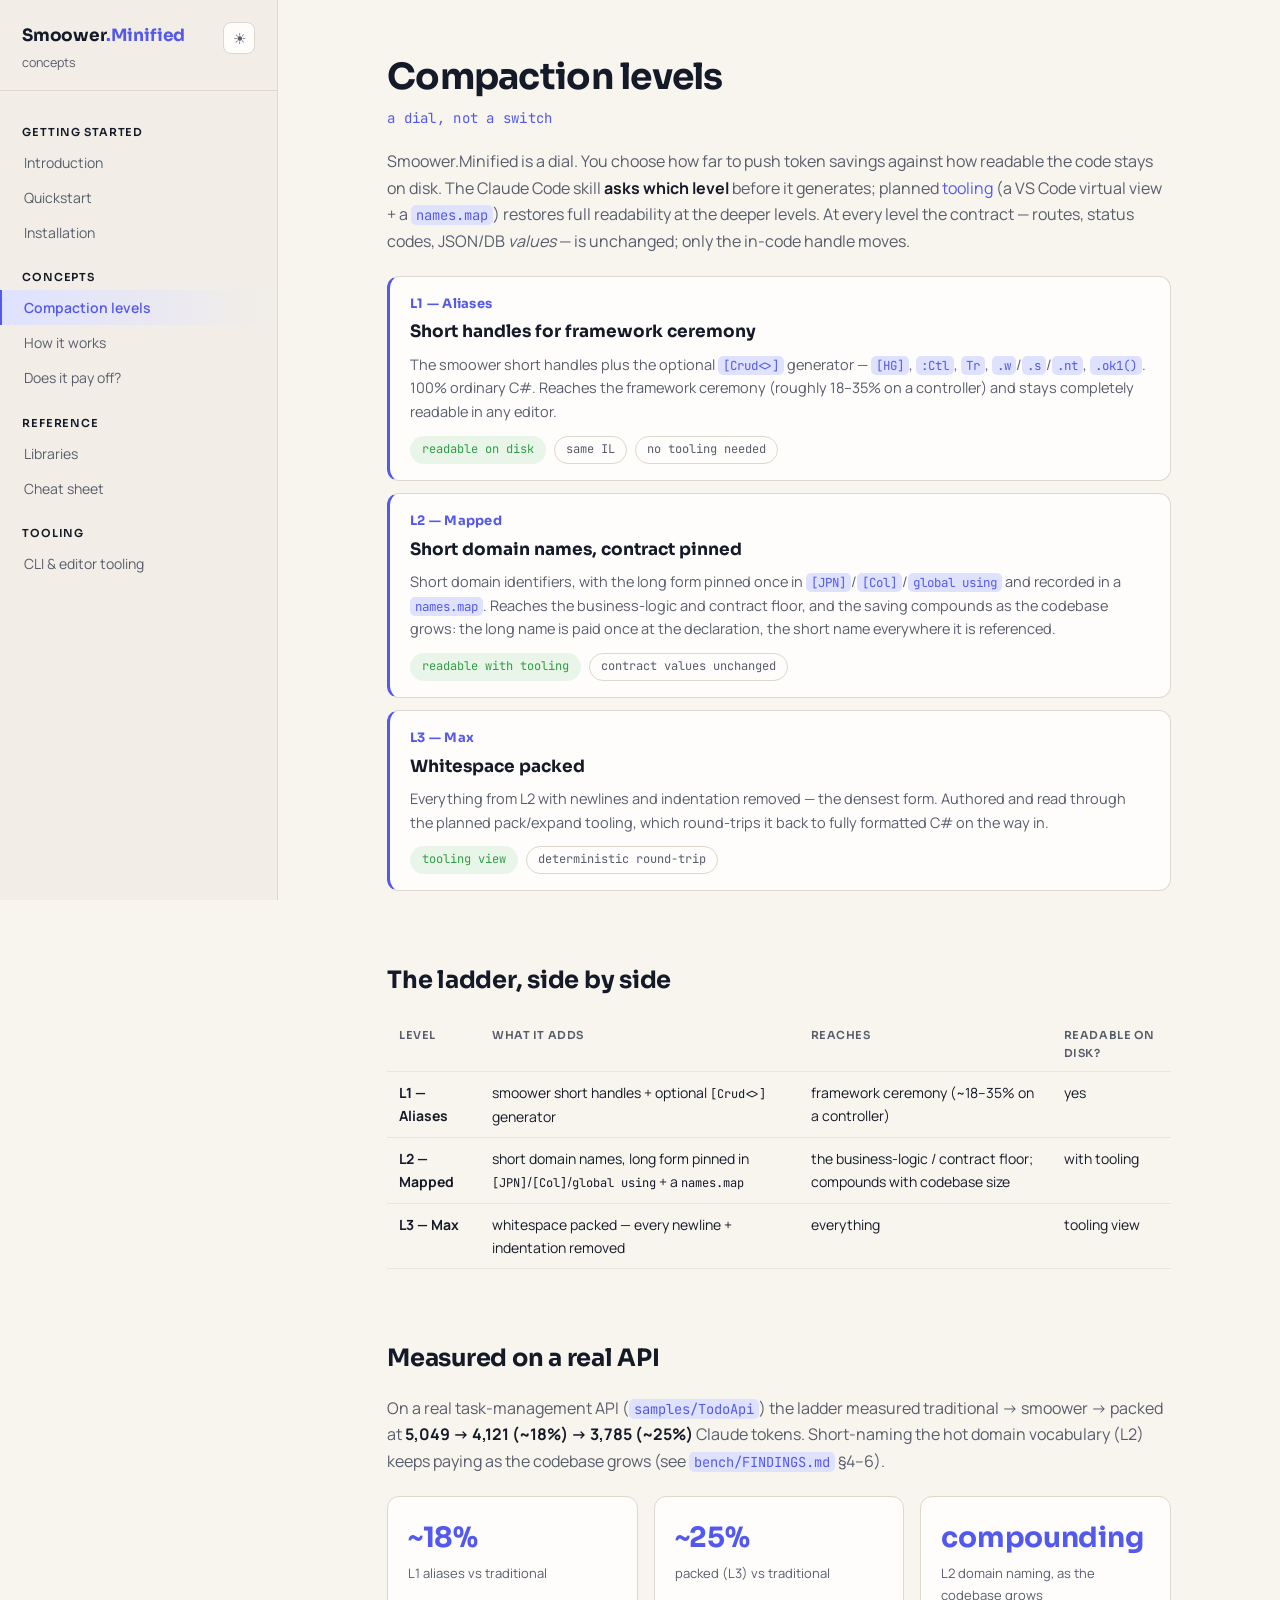
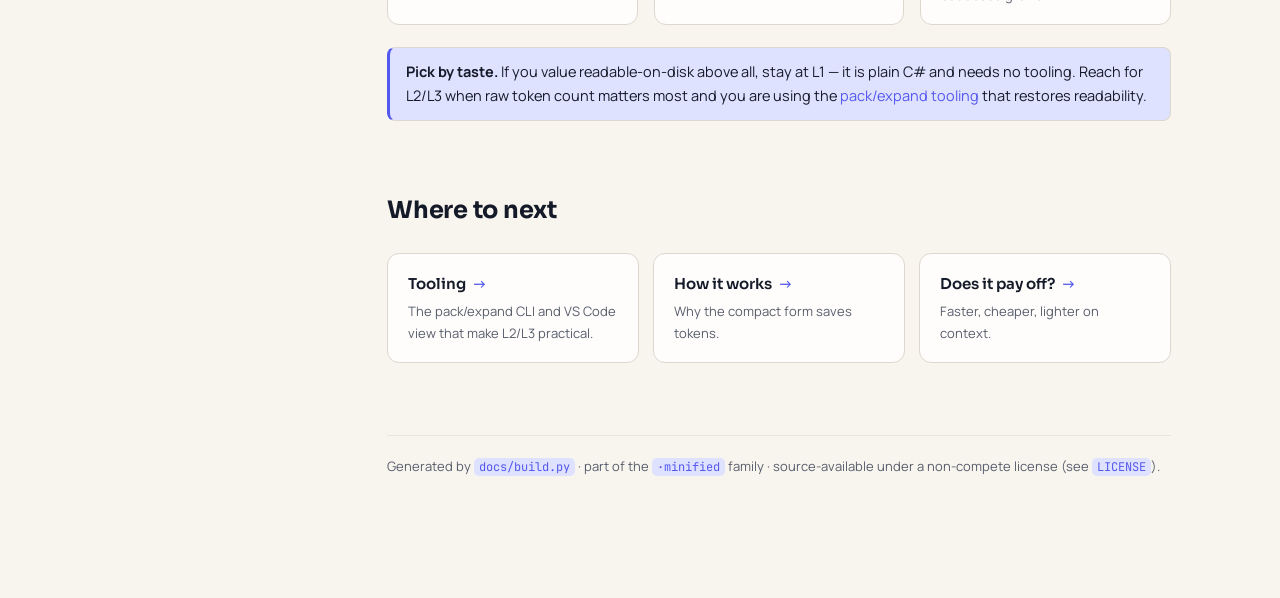
<file: docs/compaction-levels.html>
<!doctype html>
<html lang="en" data-theme="light">
<head>
<meta charset="utf-8">
<meta name="viewport" content="width=device-width, initial-scale=1">
<title>Smoower.Minified: compaction levels</title>
<meta name="description" content="L1 aliases, L2 mapped names, L3 packed — choose how far to push token savings.">
<link rel="stylesheet" href="styles.css">
<script>(function(){try{var t=localStorage.getItem('sm-theme');if(t)document.documentElement.setAttribute('data-theme',t);}catch(e){}})();</script>
</head>
<body>
<div class="layout">
<aside class="sidebar">
  <div class="brand">
    <a class="name" href="index.html"><b>Smoower<em>.Minified</em></b><span>concepts</span></a>
    <button class="theme-toggle" type="button" aria-label="Toggle light / dark theme" onclick="(function(){var d=document.documentElement,n=d.getAttribute('data-theme')==='dark'?'light':'dark';d.setAttribute('data-theme',n);try{localStorage.setItem('sm-theme',n);}catch(e){}})()">&#9728;</button>
  </div>
  <nav>
<div class="navgroup">Getting started</div>
<a href="index.html">Introduction</a>
<a href="quickstart.html">Quickstart</a>
<a href="installation.html">Installation</a>
<div class="navgroup">Concepts</div>
<a href="compaction-levels.html" class="active">Compaction levels</a>
<a href="how-it-works.html">How it works</a>
<a href="economics.html">Does it pay off?</a>
<div class="navgroup">Reference</div>
<a href="libraries.html">Libraries</a>
<a href="cheat-sheet.html">Cheat sheet</a>
<div class="navgroup">Tooling</div>
<a href="tooling.html">CLI &amp; editor tooling</a>
  </nav>
</aside>
<main class="content" id="top">
<section>
  <h1>Compaction levels</h1>
  <p class="tagline">a dial, not a switch</p>
  <p class="lead">Smoower.Minified is a dial. You choose how far to push token savings against how readable the code stays on disk. The Claude Code skill <strong>asks which level</strong> before it generates; planned <a href="tooling.html">tooling</a> (a VS Code virtual view + a <code>names.map</code>) restores full readability at the deeper levels. At every level the contract &mdash; routes, status codes, JSON/DB <em>values</em> &mdash; is unchanged; only the in-code handle moves.</p>

  <div class="ladder">
    <div class="level">
      <div class="tag">L1 &mdash; Aliases</div>
      <h3>Short handles for framework ceremony</h3>
      <p>The smoower short handles plus the optional <code>[Crud&lt;&gt;]</code> generator &mdash; <code>[HG]</code>, <code>:Ctl</code>, <code>Tr</code>, <code>.w</code>/<code>.s</code>/<code>.nt</code>, <code>.ok1()</code>. 100% ordinary C#. Reaches the framework ceremony (roughly 18&ndash;35% on a controller) and stays completely readable in any editor.</p>
      <div class="meta"><span class="badge on">readable on disk</span><span class="badge">same IL</span><span class="badge">no tooling needed</span></div>
    </div>
    <div class="level">
      <div class="tag">L2 &mdash; Mapped</div>
      <h3>Short domain names, contract pinned</h3>
      <p>Short domain identifiers, with the long form pinned once in <code>[JPN]</code>/<code>[Col]</code>/<code>global using</code> and recorded in a <code>names.map</code>. Reaches the business-logic and contract floor, and the saving compounds as the codebase grows: the long name is paid once at the declaration, the short name everywhere it is referenced.</p>
      <div class="meta"><span class="badge on">readable with tooling</span><span class="badge">contract values unchanged</span></div>
    </div>
    <div class="level">
      <div class="tag">L3 &mdash; Max</div>
      <h3>Whitespace packed</h3>
      <p>Everything from L2 with newlines and indentation removed &mdash; the densest form. Authored and read through the planned pack/expand tooling, which round-trips it back to fully formatted C# on the way in.</p>
      <div class="meta"><span class="badge on">tooling view</span><span class="badge">deterministic round-trip</span></div>
    </div>
  </div>

  <h2>The ladder, side by side</h2>
  <table>
  <thead><tr><th>Level</th><th>What it adds</th><th>Reaches</th><th>Readable on disk?</th></tr></thead>
  <tbody>
    <tr><td><strong>L1 &mdash; Aliases</strong></td><td>smoower short handles + optional <code>[Crud&lt;&gt;]</code> generator</td><td>framework ceremony (~18&ndash;35% on a controller)</td><td>yes</td></tr>
    <tr><td><strong>L2 &mdash; Mapped</strong></td><td>short domain names, long form pinned in <code>[JPN]</code>/<code>[Col]</code>/<code>global using</code> + a <code>names.map</code></td><td>the business-logic / contract floor; compounds with codebase size</td><td>with tooling</td></tr>
    <tr><td><strong>L3 &mdash; Max</strong></td><td>whitespace packed &mdash; every newline + indentation removed</td><td>everything</td><td>tooling view</td></tr>
  </tbody>
  </table>

  <h2>Measured on a real API</h2>
  <p class="lead">On a real task-management API (<code>samples/TodoApi</code>) the ladder measured traditional &rarr; smoower &rarr; packed at <strong>5,049 &rarr; 4,121 (~18%) &rarr; 3,785 (~25%)</strong> Claude tokens. Short-naming the hot domain vocabulary (L2) keeps paying as the codebase grows (see <code>bench/FINDINGS.md</code> &sect;4&ndash;6).</p>
  <div class="stat">
    <div class="box"><div class="n hl">~18%</div><div class="l">L1 aliases vs traditional</div></div>
    <div class="box"><div class="n hl">~25%</div><div class="l">packed (L3) vs traditional</div></div>
    <div class="box"><div class="n hl">compounding</div><div class="l">L2 domain naming, as the codebase grows</div></div>
  </div>

  <div class="callout info"><strong>Pick by taste.</strong> If you value readable-on-disk above all, stay at L1 &mdash; it is plain C# and needs no tooling. Reach for L2/L3 when raw token count matters most and you are using the <a href="tooling.html">pack/expand tooling</a> that restores readability.</div>

  <h2>Where to next</h2>
<div class="cards">
<a class="card" href="tooling.html"><div class="t">Tooling <span class="arr">&rarr;</span></div><div class="d">The pack/expand CLI and VS Code view that make L2/L3 practical.</div></a>
<a class="card" href="how-it-works.html"><div class="t">How it works <span class="arr">&rarr;</span></div><div class="d">Why the compact form saves tokens.</div></a>
<a class="card" href="economics.html"><div class="t">Does it pay off? <span class="arr">&rarr;</span></div><div class="d">Faster, cheaper, lighter on context.</div></a>
</div>
</section>
<footer>
  Generated by <code>docs/build.py</code> &middot; part of the <code>&middot;minified</code> family &middot; source-available under a non-compete license (see <code>LICENSE</code>).
</footer>
</main>
</div>
</body>
</html>
</file>
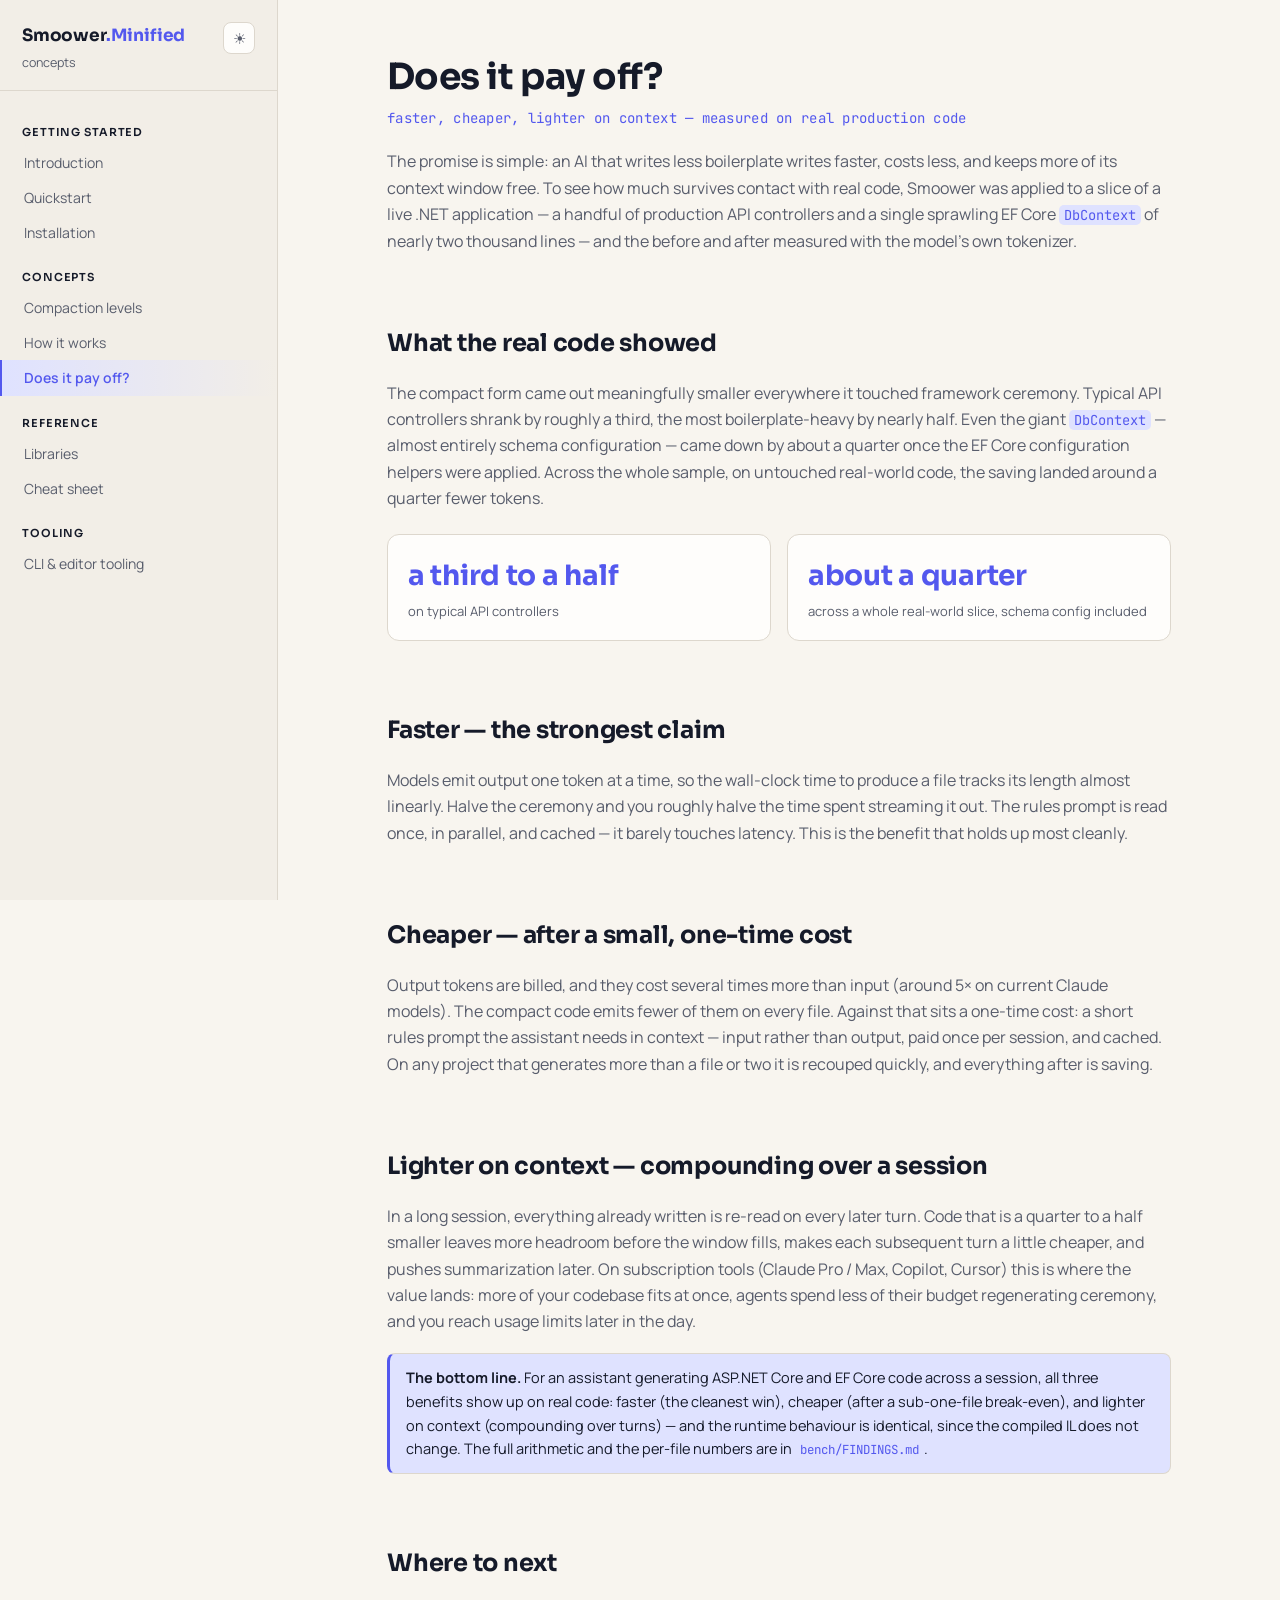
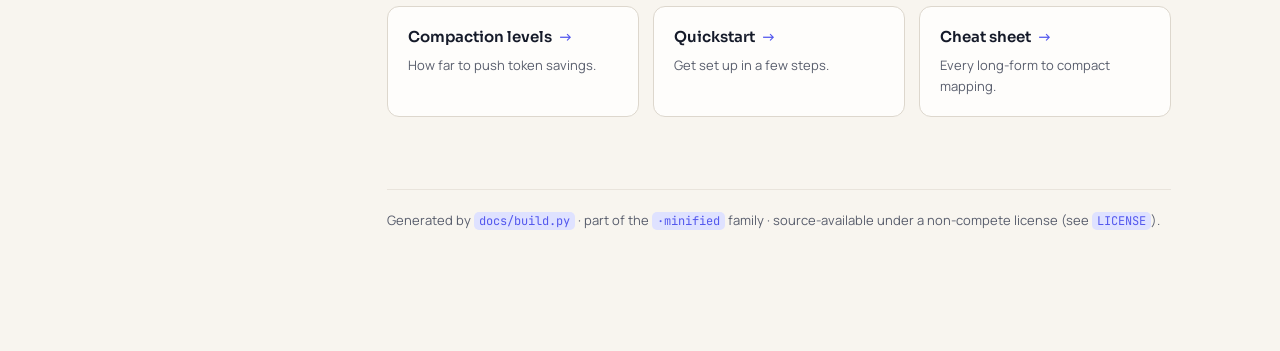
<file: docs/economics.html>
<!doctype html>
<html lang="en" data-theme="light">
<head>
<meta charset="utf-8">
<meta name="viewport" content="width=device-width, initial-scale=1">
<title>Smoower.Minified: does it pay off?</title>
<meta name="description" content="Is compact AI-generated .NET code faster, cheaper, and lighter on context? Measured on real production code.">
<link rel="stylesheet" href="styles.css">
<script>(function(){try{var t=localStorage.getItem('sm-theme');if(t)document.documentElement.setAttribute('data-theme',t);}catch(e){}})();</script>
</head>
<body>
<div class="layout">
<aside class="sidebar">
  <div class="brand">
    <a class="name" href="index.html"><b>Smoower<em>.Minified</em></b><span>concepts</span></a>
    <button class="theme-toggle" type="button" aria-label="Toggle light / dark theme" onclick="(function(){var d=document.documentElement,n=d.getAttribute('data-theme')==='dark'?'light':'dark';d.setAttribute('data-theme',n);try{localStorage.setItem('sm-theme',n);}catch(e){}})()">&#9728;</button>
  </div>
  <nav>
<div class="navgroup">Getting started</div>
<a href="index.html">Introduction</a>
<a href="quickstart.html">Quickstart</a>
<a href="installation.html">Installation</a>
<div class="navgroup">Concepts</div>
<a href="compaction-levels.html">Compaction levels</a>
<a href="how-it-works.html">How it works</a>
<a href="economics.html" class="active">Does it pay off?</a>
<div class="navgroup">Reference</div>
<a href="libraries.html">Libraries</a>
<a href="cheat-sheet.html">Cheat sheet</a>
<div class="navgroup">Tooling</div>
<a href="tooling.html">CLI &amp; editor tooling</a>
  </nav>
</aside>
<main class="content" id="top">
<section>
  <h1>Does it pay off?</h1>
  <p class="tagline">faster, cheaper, lighter on context &mdash; measured on real production code</p>
  <p class="lead">The promise is simple: an AI that writes less boilerplate writes faster, costs less, and keeps more of its context window free. To see how much survives contact with real code, Smoower was applied to a slice of a live .NET application &mdash; a handful of production API controllers and a single sprawling EF Core <code>DbContext</code> of nearly two thousand lines &mdash; and the before and after measured with the model&rsquo;s own tokenizer.</p>

  <h2>What the real code showed</h2>
  <p class="lead">The compact form came out meaningfully smaller everywhere it touched framework ceremony. Typical API controllers shrank by roughly a third, the most boilerplate-heavy by nearly half. Even the giant <code>DbContext</code> &mdash; almost entirely schema configuration &mdash; came down by about a quarter once the EF Core configuration helpers were applied. Across the whole sample, on untouched real-world code, the saving landed around a quarter fewer tokens.</p>
  <div class="stat">
    <div class="box"><div class="n hl">a third to a half</div><div class="l">on typical API controllers</div></div>
    <div class="box"><div class="n hl">about a quarter</div><div class="l">across a whole real-world slice, schema config included</div></div>
  </div>

  <h2>Faster &mdash; the strongest claim</h2>
  <p class="lead">Models emit output one token at a time, so the wall-clock time to produce a file tracks its length almost linearly. Halve the ceremony and you roughly halve the time spent streaming it out. The rules prompt is read once, in parallel, and cached &mdash; it barely touches latency. This is the benefit that holds up most cleanly.</p>

  <h2>Cheaper &mdash; after a small, one-time cost</h2>
  <p class="lead">Output tokens are billed, and they cost several times more than input (around 5&times; on current Claude models). The compact code emits fewer of them on every file. Against that sits a one-time cost: a short rules prompt the assistant needs in context &mdash; input rather than output, paid once per session, and cached. On any project that generates more than a file or two it is recouped quickly, and everything after is saving.</p>

  <h2>Lighter on context &mdash; compounding over a session</h2>
  <p class="lead">In a long session, everything already written is re-read on every later turn. Code that is a quarter to a half smaller leaves more headroom before the window fills, makes each subsequent turn a little cheaper, and pushes summarization later. On subscription tools (Claude Pro / Max, Copilot, Cursor) this is where the value lands: more of your codebase fits at once, agents spend less of their budget regenerating ceremony, and you reach usage limits later in the day.</p>

  <div class="callout info"><strong>The bottom line.</strong> For an assistant generating ASP.NET Core and EF Core code across a session, all three benefits show up on real code: faster (the cleanest win), cheaper (after a sub-one-file break-even), and lighter on context (compounding over turns) &mdash; and the runtime behaviour is identical, since the compiled IL does not change. The full arithmetic and the per-file numbers are in <code>bench/FINDINGS.md</code>.</div>

  <h2>Where to next</h2>
<div class="cards">
<a class="card" href="compaction-levels.html"><div class="t">Compaction levels <span class="arr">&rarr;</span></div><div class="d">How far to push token savings.</div></a>
<a class="card" href="quickstart.html"><div class="t">Quickstart <span class="arr">&rarr;</span></div><div class="d">Get set up in a few steps.</div></a>
<a class="card" href="cheat-sheet.html"><div class="t">Cheat sheet <span class="arr">&rarr;</span></div><div class="d">Every long-form to compact mapping.</div></a>
</div>
</section>
<footer>
  Generated by <code>docs/build.py</code> &middot; part of the <code>&middot;minified</code> family &middot; source-available under a non-compete license (see <code>LICENSE</code>).
</footer>
</main>
</div>
</body>
</html>
</file>
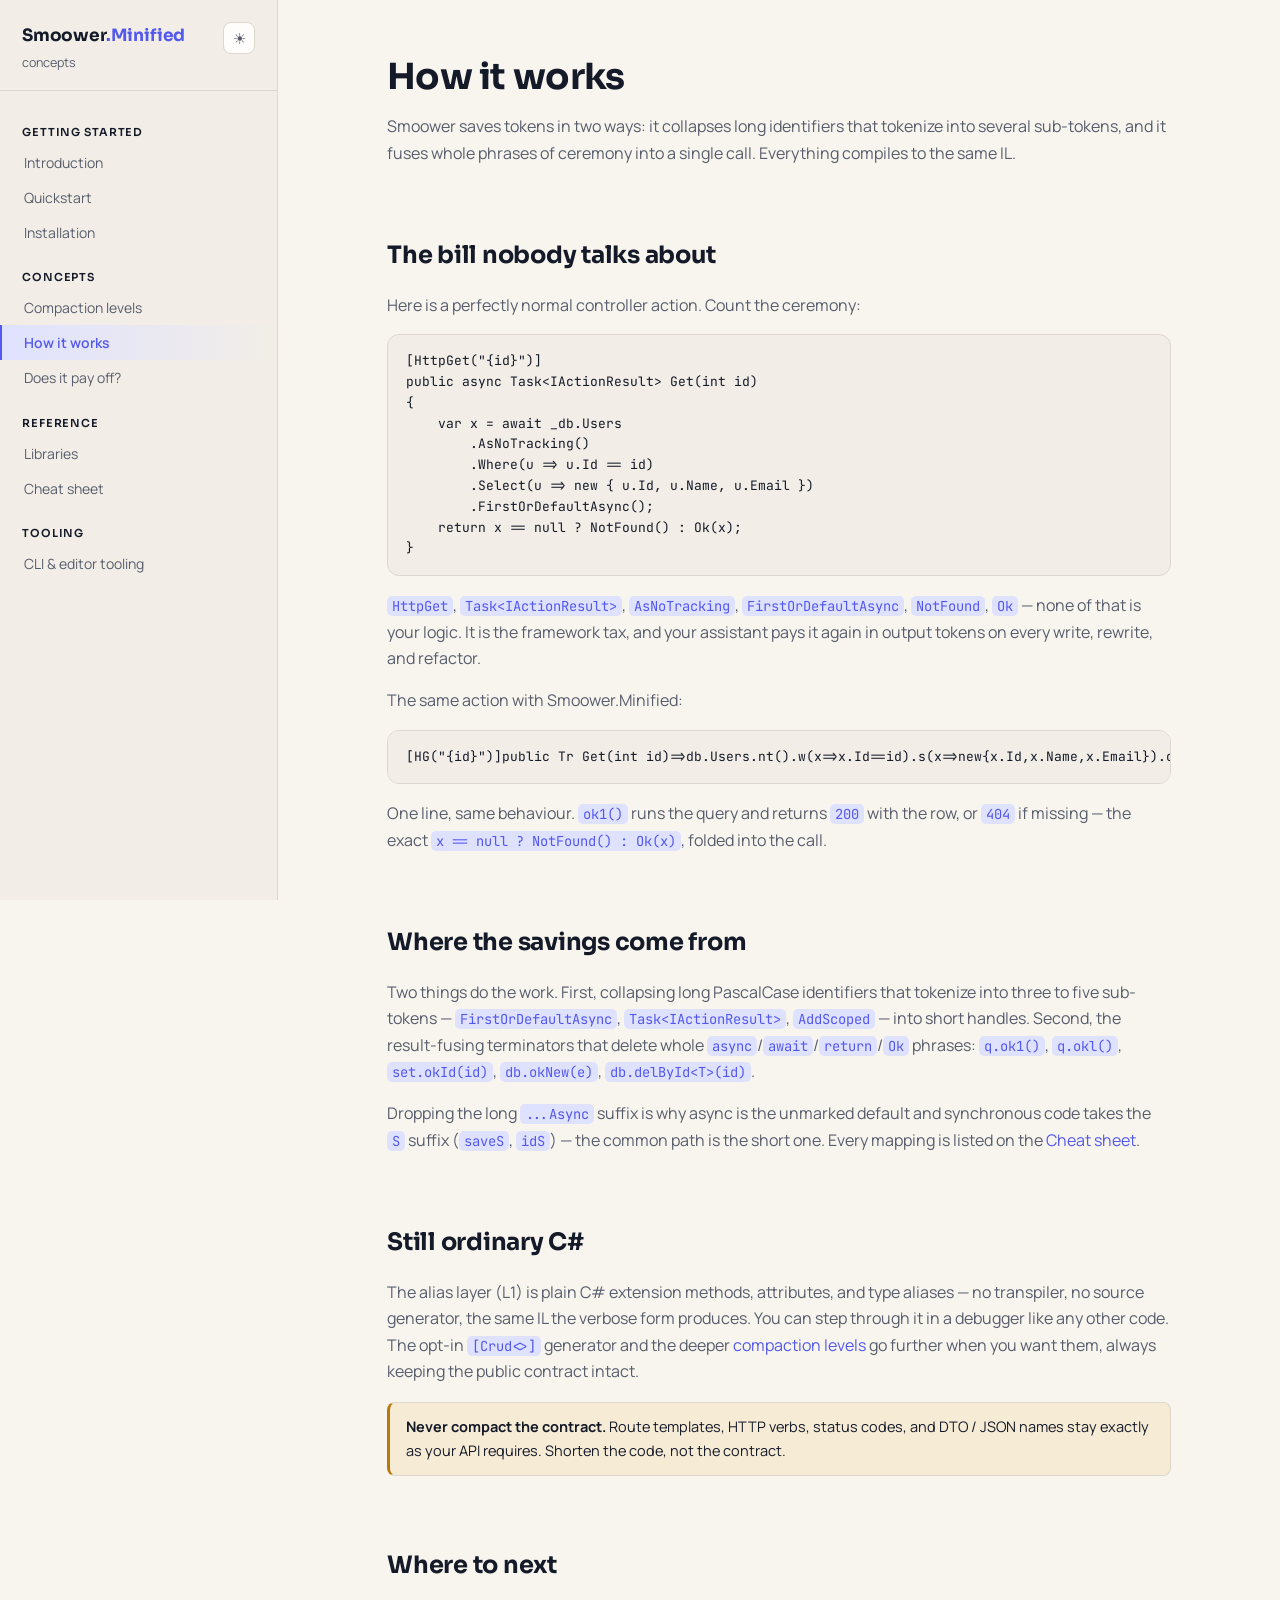
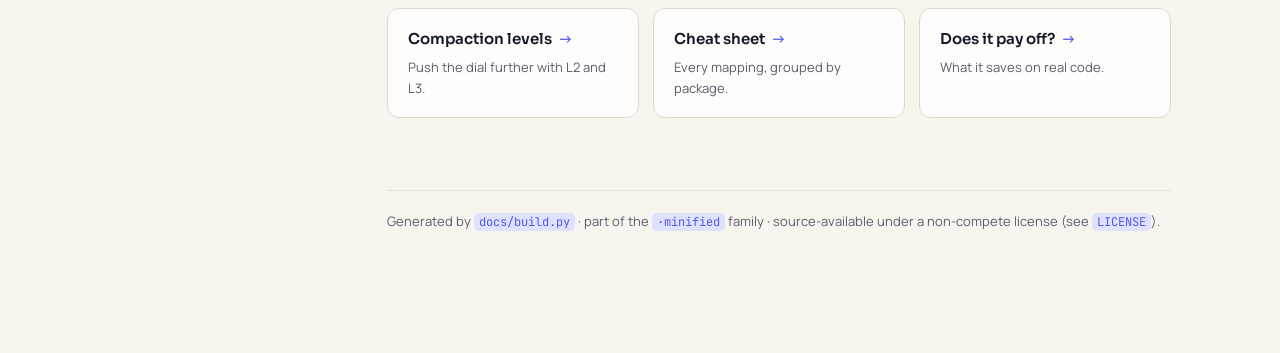
<file: docs/how-it-works.html>
<!doctype html>
<html lang="en" data-theme="light">
<head>
<meta charset="utf-8">
<meta name="viewport" content="width=device-width, initial-scale=1">
<title>Smoower.Minified: how it works</title>
<meta name="description" content="Why the compact form costs fewer tokens, with the same compiled IL.">
<link rel="stylesheet" href="styles.css">
<script>(function(){try{var t=localStorage.getItem('sm-theme');if(t)document.documentElement.setAttribute('data-theme',t);}catch(e){}})();</script>
</head>
<body>
<div class="layout">
<aside class="sidebar">
  <div class="brand">
    <a class="name" href="index.html"><b>Smoower<em>.Minified</em></b><span>concepts</span></a>
    <button class="theme-toggle" type="button" aria-label="Toggle light / dark theme" onclick="(function(){var d=document.documentElement,n=d.getAttribute('data-theme')==='dark'?'light':'dark';d.setAttribute('data-theme',n);try{localStorage.setItem('sm-theme',n);}catch(e){}})()">&#9728;</button>
  </div>
  <nav>
<div class="navgroup">Getting started</div>
<a href="index.html">Introduction</a>
<a href="quickstart.html">Quickstart</a>
<a href="installation.html">Installation</a>
<div class="navgroup">Concepts</div>
<a href="compaction-levels.html">Compaction levels</a>
<a href="how-it-works.html" class="active">How it works</a>
<a href="economics.html">Does it pay off?</a>
<div class="navgroup">Reference</div>
<a href="libraries.html">Libraries</a>
<a href="cheat-sheet.html">Cheat sheet</a>
<div class="navgroup">Tooling</div>
<a href="tooling.html">CLI &amp; editor tooling</a>
  </nav>
</aside>
<main class="content" id="top">
<section>
  <h1>How it works</h1>
  <p class="lead">Smoower saves tokens in two ways: it collapses long identifiers that tokenize into several sub-tokens, and it fuses whole phrases of ceremony into a single call. Everything compiles to the same IL.</p>

  <h2>The bill nobody talks about</h2>
  <p class="lead">Here is a perfectly normal controller action. Count the ceremony:</p>
  <pre>[HttpGet("{id}")]
public async Task&lt;IActionResult&gt; Get(int id)
{
    var x = await _db.Users
        .AsNoTracking()
        .Where(u =&gt; u.Id == id)
        .Select(u =&gt; new { u.Id, u.Name, u.Email })
        .FirstOrDefaultAsync();
    return x == null ? NotFound() : Ok(x);
}</pre>
  <p class="lead"><code>HttpGet</code>, <code>Task&lt;IActionResult&gt;</code>, <code>AsNoTracking</code>, <code>FirstOrDefaultAsync</code>, <code>NotFound</code>, <code>Ok</code> &mdash; none of that is your logic. It is the framework tax, and your assistant pays it again in output tokens on every write, rewrite, and refactor.</p>
  <p class="lead">The same action with Smoower.Minified:</p>
  <pre>[HG("{id}")]public Tr Get(int id)=&gt;db.Users.nt().w(x=&gt;x.Id==id).s(x=&gt;new{x.Id,x.Name,x.Email}).ok1();</pre>
  <p class="lead">One line, same behaviour. <code>ok1()</code> runs the query and returns <code>200</code> with the row, or <code>404</code> if missing &mdash; the exact <code>x == null ? NotFound() : Ok(x)</code>, folded into the call.</p>

  <h2>Where the savings come from</h2>
  <p class="lead">Two things do the work. First, collapsing long PascalCase identifiers that tokenize into three to five sub-tokens &mdash; <code>FirstOrDefaultAsync</code>, <code>Task&lt;IActionResult&gt;</code>, <code>AddScoped</code> &mdash; into short handles. Second, the result-fusing terminators that delete whole <code>async</code>/<code>await</code>/<code>return</code>/<code>Ok</code> phrases: <code>q.ok1()</code>, <code>q.okl()</code>, <code>set.okId(id)</code>, <code>db.okNew(e)</code>, <code>db.delById&lt;T&gt;(id)</code>.</p>
  <p class="lead">Dropping the long <code>...Async</code> suffix is why async is the unmarked default and synchronous code takes the <code>S</code> suffix (<code>saveS</code>, <code>idS</code>) &mdash; the common path is the short one. Every mapping is listed on the <a href="cheat-sheet.html">Cheat sheet</a>.</p>

  <h2>Still ordinary C#</h2>
  <p class="lead">The alias layer (L1) is plain C# extension methods, attributes, and type aliases &mdash; no transpiler, no source generator, the same IL the verbose form produces. You can step through it in a debugger like any other code. The opt-in <code>[Crud&lt;&gt;]</code> generator and the deeper <a href="compaction-levels.html">compaction levels</a> go further when you want them, always keeping the public contract intact.</p>

  <div class="callout"><strong>Never compact the contract.</strong> Route templates, HTTP verbs, status codes, and DTO / JSON names stay exactly as your API requires. Shorten the code, not the contract.</div>

  <h2>Where to next</h2>
<div class="cards">
<a class="card" href="compaction-levels.html"><div class="t">Compaction levels <span class="arr">&rarr;</span></div><div class="d">Push the dial further with L2 and L3.</div></a>
<a class="card" href="cheat-sheet.html"><div class="t">Cheat sheet <span class="arr">&rarr;</span></div><div class="d">Every mapping, grouped by package.</div></a>
<a class="card" href="economics.html"><div class="t">Does it pay off? <span class="arr">&rarr;</span></div><div class="d">What it saves on real code.</div></a>
</div>
</section>
<footer>
  Generated by <code>docs/build.py</code> &middot; part of the <code>&middot;minified</code> family &middot; source-available under a non-compete license (see <code>LICENSE</code>).
</footer>
</main>
</div>
</body>
</html>
</file>
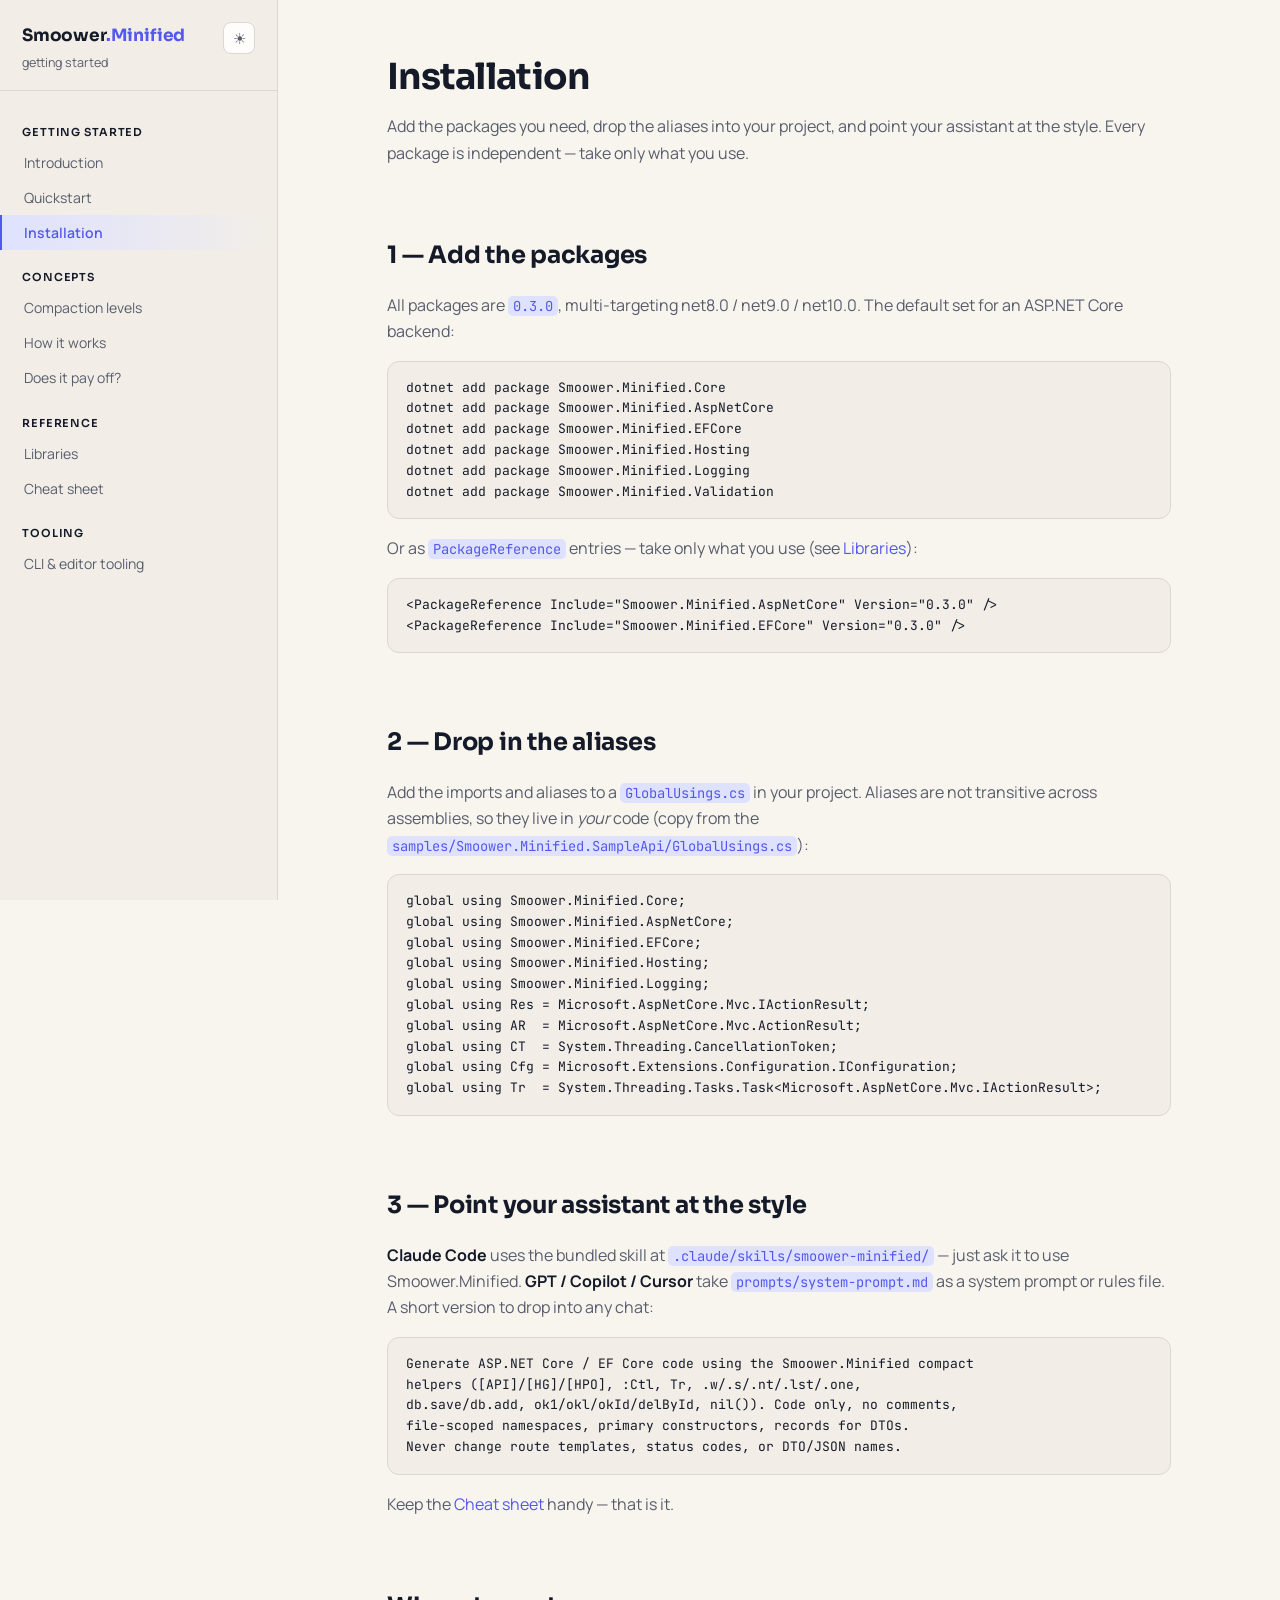
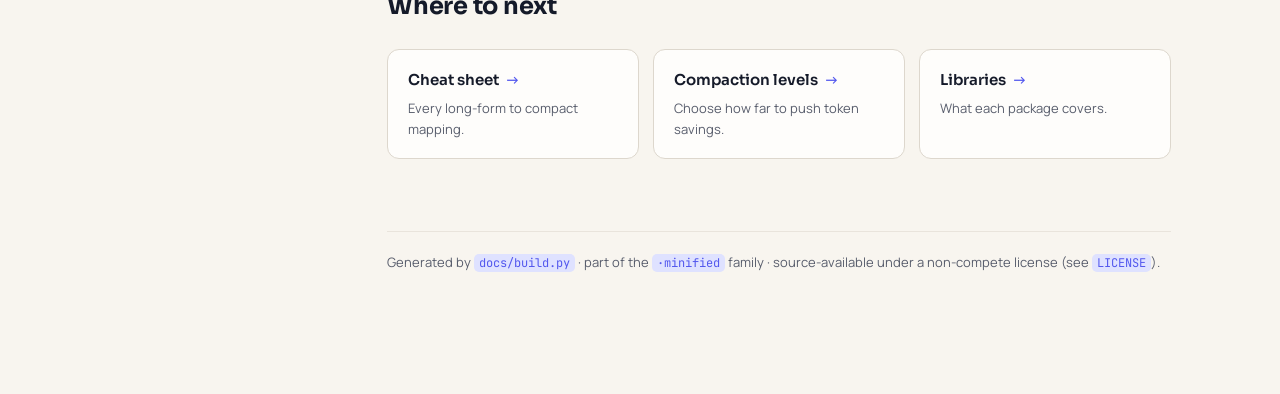
<file: docs/installation.html>
<!doctype html>
<html lang="en" data-theme="light">
<head>
<meta charset="utf-8">
<meta name="viewport" content="width=device-width, initial-scale=1">
<title>Smoower.Minified: installation</title>
<meta name="description" content="Install the packages, drop in the aliases, and point your assistant at the style.">
<link rel="stylesheet" href="styles.css">
<script>(function(){try{var t=localStorage.getItem('sm-theme');if(t)document.documentElement.setAttribute('data-theme',t);}catch(e){}})();</script>
</head>
<body>
<div class="layout">
<aside class="sidebar">
  <div class="brand">
    <a class="name" href="index.html"><b>Smoower<em>.Minified</em></b><span>getting started</span></a>
    <button class="theme-toggle" type="button" aria-label="Toggle light / dark theme" onclick="(function(){var d=document.documentElement,n=d.getAttribute('data-theme')==='dark'?'light':'dark';d.setAttribute('data-theme',n);try{localStorage.setItem('sm-theme',n);}catch(e){}})()">&#9728;</button>
  </div>
  <nav>
<div class="navgroup">Getting started</div>
<a href="index.html">Introduction</a>
<a href="quickstart.html">Quickstart</a>
<a href="installation.html" class="active">Installation</a>
<div class="navgroup">Concepts</div>
<a href="compaction-levels.html">Compaction levels</a>
<a href="how-it-works.html">How it works</a>
<a href="economics.html">Does it pay off?</a>
<div class="navgroup">Reference</div>
<a href="libraries.html">Libraries</a>
<a href="cheat-sheet.html">Cheat sheet</a>
<div class="navgroup">Tooling</div>
<a href="tooling.html">CLI &amp; editor tooling</a>
  </nav>
</aside>
<main class="content" id="top">
<section>
  <h1>Installation</h1>
  <p class="lead">Add the packages you need, drop the aliases into your project, and point your assistant at the style. Every package is independent &mdash; take only what you use.</p>

  <h2>1 &mdash; Add the packages</h2>
  <p class="lead">All packages are <code>0.3.0</code>, multi-targeting net8.0 / net9.0 / net10.0. The default set for an ASP.NET Core backend:</p>
  <pre>dotnet add package Smoower.Minified.Core
dotnet add package Smoower.Minified.AspNetCore
dotnet add package Smoower.Minified.EFCore
dotnet add package Smoower.Minified.Hosting
dotnet add package Smoower.Minified.Logging
dotnet add package Smoower.Minified.Validation</pre>
  <p class="lead">Or as <code>PackageReference</code> entries &mdash; take only what you use (see <a href="libraries.html">Libraries</a>):</p>
  <pre>&lt;PackageReference Include="Smoower.Minified.AspNetCore" Version="0.3.0" /&gt;
&lt;PackageReference Include="Smoower.Minified.EFCore" Version="0.3.0" /&gt;</pre>

  <h2>2 &mdash; Drop in the aliases</h2>
  <p class="lead">Add the imports and aliases to a <code>GlobalUsings.cs</code> in your project. Aliases are not transitive across assemblies, so they live in <em>your</em> code (copy from the <code>samples/Smoower.Minified.SampleApi/GlobalUsings.cs</code>):</p>
  <pre>global using Smoower.Minified.Core;
global using Smoower.Minified.AspNetCore;
global using Smoower.Minified.EFCore;
global using Smoower.Minified.Hosting;
global using Smoower.Minified.Logging;
global using Res = Microsoft.AspNetCore.Mvc.IActionResult;
global using AR  = Microsoft.AspNetCore.Mvc.ActionResult;
global using CT  = System.Threading.CancellationToken;
global using Cfg = Microsoft.Extensions.Configuration.IConfiguration;
global using Tr  = System.Threading.Tasks.Task&lt;Microsoft.AspNetCore.Mvc.IActionResult&gt;;</pre>

  <h2>3 &mdash; Point your assistant at the style</h2>
  <p class="lead"><strong>Claude Code</strong> uses the bundled skill at <code>.claude/skills/smoower-minified/</code> &mdash; just ask it to use Smoower.Minified. <strong>GPT / Copilot / Cursor</strong> take <code>prompts/system-prompt.md</code> as a system prompt or rules file. A short version to drop into any chat:</p>
  <pre>Generate ASP.NET Core / EF Core code using the Smoower.Minified compact
helpers ([API]/[HG]/[HPO], :Ctl, Tr, .w/.s/.nt/.lst/.one,
db.save/db.add, ok1/okl/okId/delById, nil()). Code only, no comments,
file-scoped namespaces, primary constructors, records for DTOs.
Never change route templates, status codes, or DTO/JSON names.</pre>
  <p class="lead">Keep the <a href="cheat-sheet.html">Cheat sheet</a> handy &mdash; that is it.</p>

  <h2>Where to next</h2>
<div class="cards">
<a class="card" href="cheat-sheet.html"><div class="t">Cheat sheet <span class="arr">&rarr;</span></div><div class="d">Every long-form to compact mapping.</div></a>
<a class="card" href="compaction-levels.html"><div class="t">Compaction levels <span class="arr">&rarr;</span></div><div class="d">Choose how far to push token savings.</div></a>
<a class="card" href="libraries.html"><div class="t">Libraries <span class="arr">&rarr;</span></div><div class="d">What each package covers.</div></a>
</div>
</section>
<footer>
  Generated by <code>docs/build.py</code> &middot; part of the <code>&middot;minified</code> family &middot; source-available under a non-compete license (see <code>LICENSE</code>).
</footer>
</main>
</div>
</body>
</html>
</file>
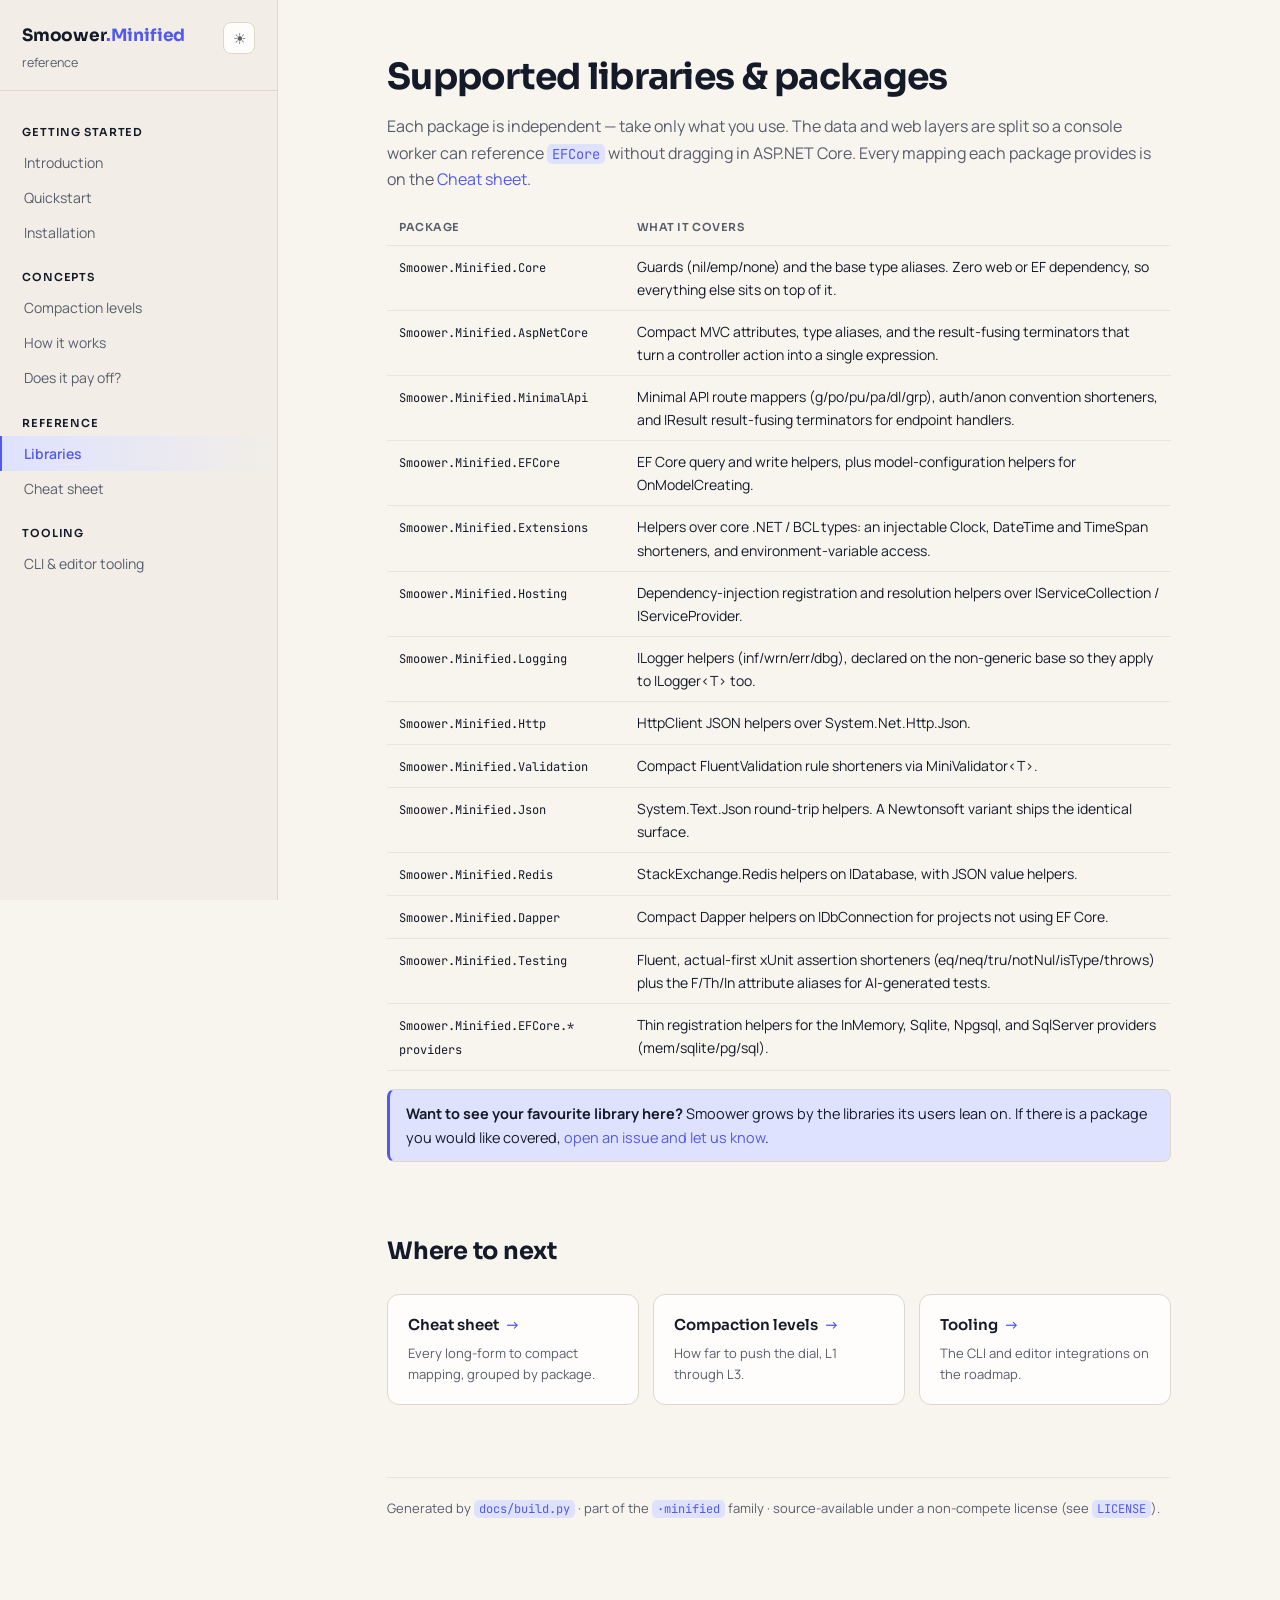
<file: docs/libraries.html>
<!doctype html>
<html lang="en" data-theme="light">
<head>
<meta charset="utf-8">
<meta name="viewport" content="width=device-width, initial-scale=1">
<title>Smoower.Minified: libraries</title>
<meta name="description" content="The libraries and packages Smoower.Minified currently supports.">
<link rel="stylesheet" href="styles.css">
<script>(function(){try{var t=localStorage.getItem('sm-theme');if(t)document.documentElement.setAttribute('data-theme',t);}catch(e){}})();</script>
</head>
<body>
<div class="layout">
<aside class="sidebar">
  <div class="brand">
    <a class="name" href="index.html"><b>Smoower<em>.Minified</em></b><span>reference</span></a>
    <button class="theme-toggle" type="button" aria-label="Toggle light / dark theme" onclick="(function(){var d=document.documentElement,n=d.getAttribute('data-theme')==='dark'?'light':'dark';d.setAttribute('data-theme',n);try{localStorage.setItem('sm-theme',n);}catch(e){}})()">&#9728;</button>
  </div>
  <nav>
<div class="navgroup">Getting started</div>
<a href="index.html">Introduction</a>
<a href="quickstart.html">Quickstart</a>
<a href="installation.html">Installation</a>
<div class="navgroup">Concepts</div>
<a href="compaction-levels.html">Compaction levels</a>
<a href="how-it-works.html">How it works</a>
<a href="economics.html">Does it pay off?</a>
<div class="navgroup">Reference</div>
<a href="libraries.html" class="active">Libraries</a>
<a href="cheat-sheet.html">Cheat sheet</a>
<div class="navgroup">Tooling</div>
<a href="tooling.html">CLI &amp; editor tooling</a>
  </nav>
</aside>
<main class="content" id="top">
<section>
  <h1>Supported libraries &amp; packages</h1>
  <p class="lead">Each package is independent &mdash; take only what you use. The data and web layers are split so a console worker can reference <code>EFCore</code> without dragging in ASP.NET Core. Every mapping each package provides is on the <a href="cheat-sheet.html">Cheat sheet</a>.</p>
  <table><thead><tr><th>Package</th><th>What it covers</th></tr></thead><tbody>
<tr><td><code>Smoower.Minified.Core</code></td><td>Guards (nil/emp/none) and the base type aliases. Zero web or EF dependency, so everything else sits on top of it.</td></tr>
<tr><td><code>Smoower.Minified.AspNetCore</code></td><td>Compact MVC attributes, type aliases, and the result-fusing terminators that turn a controller action into a single expression.</td></tr>
<tr><td><code>Smoower.Minified.MinimalApi</code></td><td>Minimal API route mappers (g/po/pu/pa/dl/grp), auth/anon convention shorteners, and IResult result-fusing terminators for endpoint handlers.</td></tr>
<tr><td><code>Smoower.Minified.EFCore</code></td><td>EF Core query and write helpers, plus model-configuration helpers for OnModelCreating.</td></tr>
<tr><td><code>Smoower.Minified.Extensions</code></td><td>Helpers over core .NET / BCL types: an injectable Clock, DateTime and TimeSpan shorteners, and environment-variable access.</td></tr>
<tr><td><code>Smoower.Minified.Hosting</code></td><td>Dependency-injection registration and resolution helpers over IServiceCollection / IServiceProvider.</td></tr>
<tr><td><code>Smoower.Minified.Logging</code></td><td>ILogger helpers (inf/wrn/err/dbg), declared on the non-generic base so they apply to ILogger&lt;T&gt; too.</td></tr>
<tr><td><code>Smoower.Minified.Http</code></td><td>HttpClient JSON helpers over System.Net.Http.Json.</td></tr>
<tr><td><code>Smoower.Minified.Validation</code></td><td>Compact FluentValidation rule shorteners via MiniValidator&lt;T&gt;.</td></tr>
<tr><td><code>Smoower.Minified.Json</code></td><td>System.Text.Json round-trip helpers. A Newtonsoft variant ships the identical surface.</td></tr>
<tr><td><code>Smoower.Minified.Redis</code></td><td>StackExchange.Redis helpers on IDatabase, with JSON value helpers.</td></tr>
<tr><td><code>Smoower.Minified.Dapper</code></td><td>Compact Dapper helpers on IDbConnection for projects not using EF Core.</td></tr>
<tr><td><code>Smoower.Minified.Testing</code></td><td>Fluent, actual-first xUnit assertion shorteners (eq/neq/tru/notNul/isType/throws) plus the F/Th/In attribute aliases for AI-generated tests.</td></tr>
<tr><td><code>Smoower.Minified.EFCore.* providers</code></td><td>Thin registration helpers for the InMemory, Sqlite, Npgsql, and SqlServer providers (mem/sqlite/pg/sql).</td></tr>
  </tbody></table>
  <div class="callout info"><strong>Want to see your favourite library here?</strong> Smoower grows by the libraries its users lean on. If there is a package you would like covered, <a href="https://github.com/smoower/dotnet-minified/issues">open an issue and let us know</a>.</div>

  <h2>Where to next</h2>
<div class="cards">
<a class="card" href="cheat-sheet.html"><div class="t">Cheat sheet <span class="arr">&rarr;</span></div><div class="d">Every long-form to compact mapping, grouped by package.</div></a>
<a class="card" href="compaction-levels.html"><div class="t">Compaction levels <span class="arr">&rarr;</span></div><div class="d">How far to push the dial, L1 through L3.</div></a>
<a class="card" href="tooling.html"><div class="t">Tooling <span class="arr">&rarr;</span></div><div class="d">The CLI and editor integrations on the roadmap.</div></a>
</div>
</section>
<footer>
  Generated by <code>docs/build.py</code> &middot; part of the <code>&middot;minified</code> family &middot; source-available under a non-compete license (see <code>LICENSE</code>).
</footer>
</main>
</div>
</body>
</html>
</file>
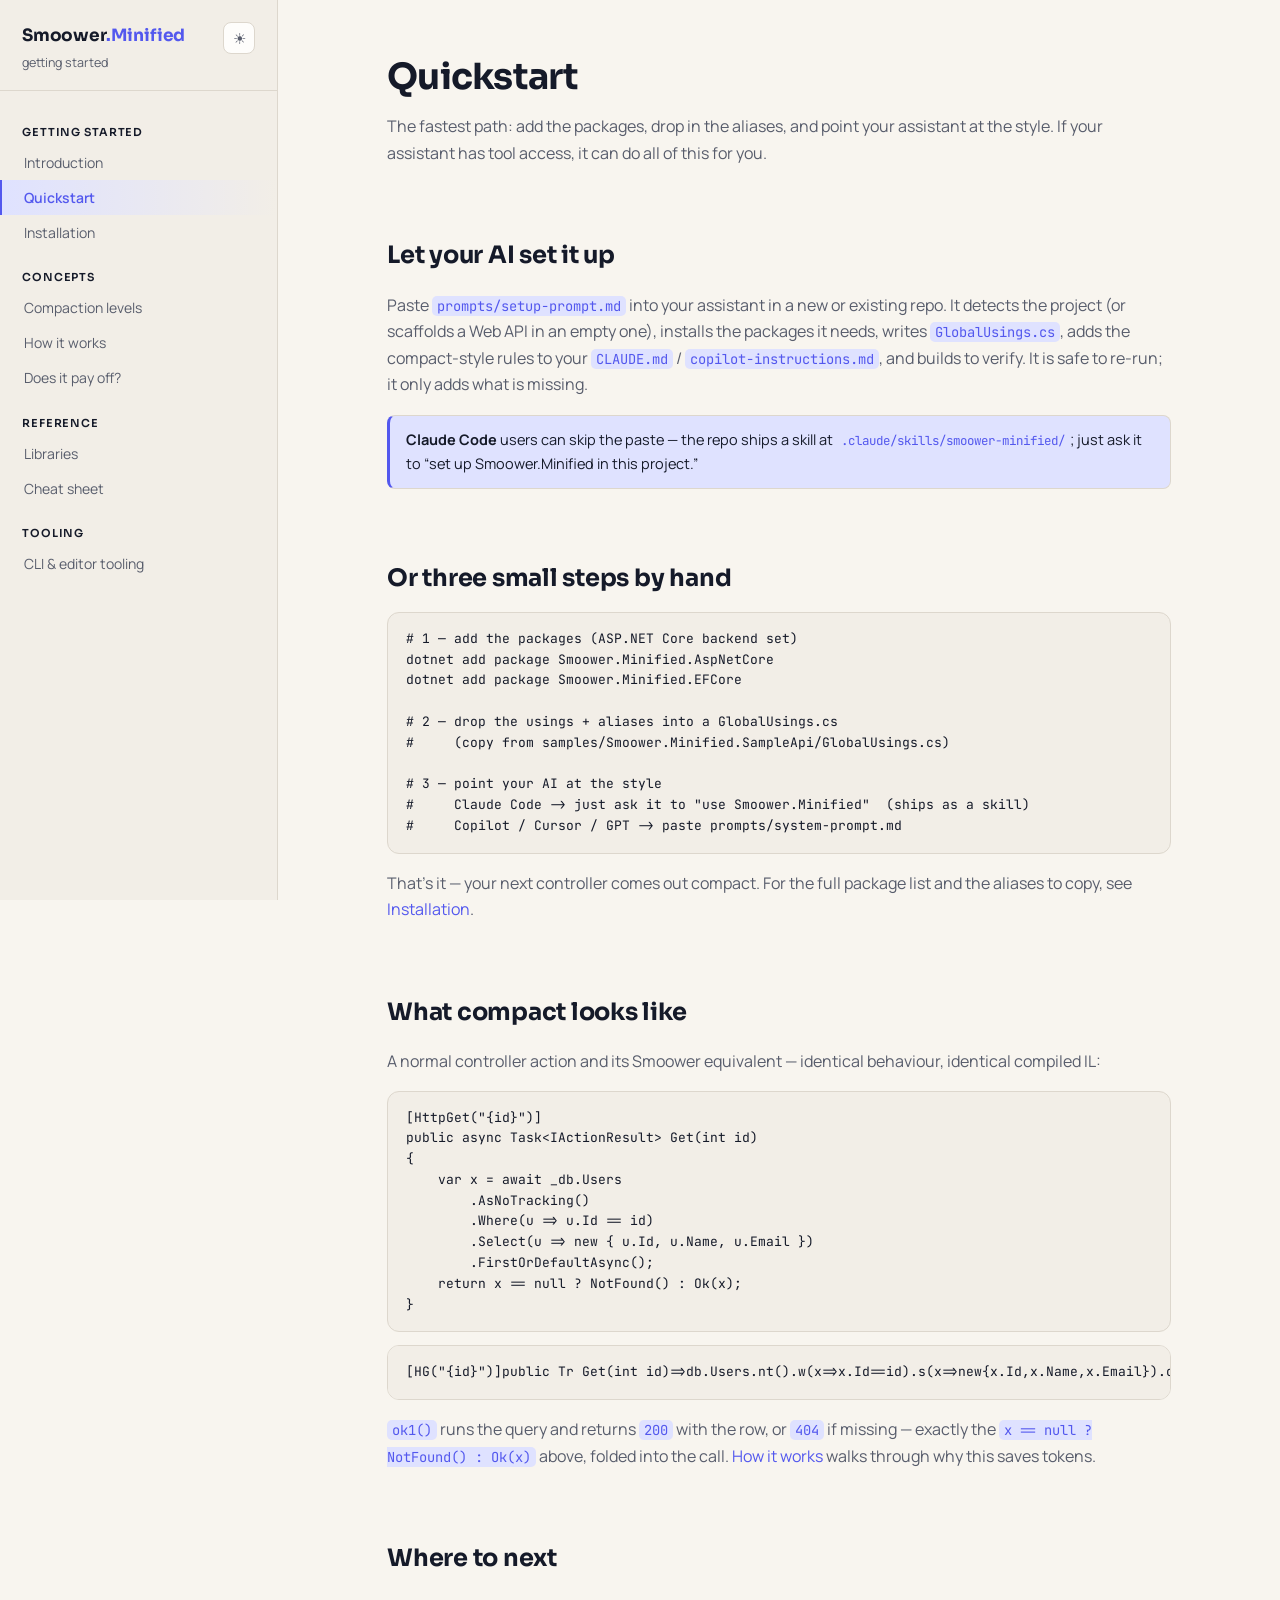
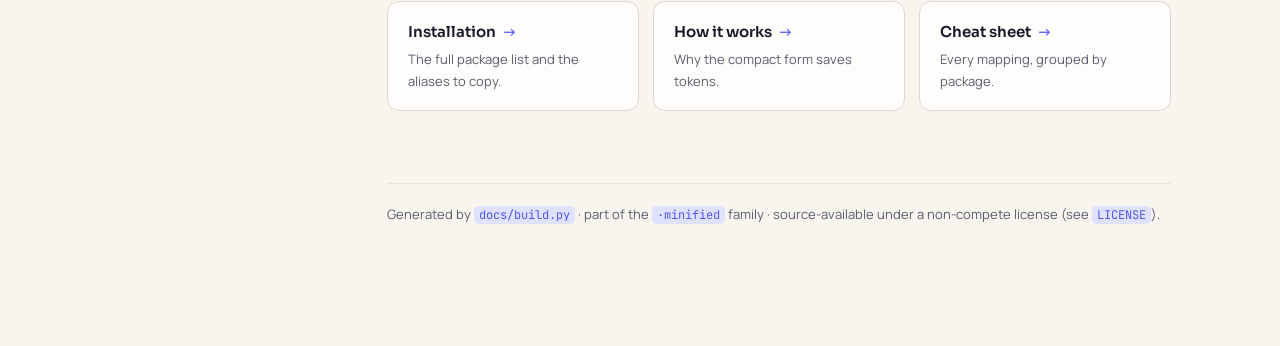
<file: docs/quickstart.html>
<!doctype html>
<html lang="en" data-theme="light">
<head>
<meta charset="utf-8">
<meta name="viewport" content="width=device-width, initial-scale=1">
<title>Smoower.Minified: quickstart</title>
<meta name="description" content="Get started with Smoower.Minified in a few steps — AI-assisted or by hand.">
<link rel="stylesheet" href="styles.css">
<script>(function(){try{var t=localStorage.getItem('sm-theme');if(t)document.documentElement.setAttribute('data-theme',t);}catch(e){}})();</script>
</head>
<body>
<div class="layout">
<aside class="sidebar">
  <div class="brand">
    <a class="name" href="index.html"><b>Smoower<em>.Minified</em></b><span>getting started</span></a>
    <button class="theme-toggle" type="button" aria-label="Toggle light / dark theme" onclick="(function(){var d=document.documentElement,n=d.getAttribute('data-theme')==='dark'?'light':'dark';d.setAttribute('data-theme',n);try{localStorage.setItem('sm-theme',n);}catch(e){}})()">&#9728;</button>
  </div>
  <nav>
<div class="navgroup">Getting started</div>
<a href="index.html">Introduction</a>
<a href="quickstart.html" class="active">Quickstart</a>
<a href="installation.html">Installation</a>
<div class="navgroup">Concepts</div>
<a href="compaction-levels.html">Compaction levels</a>
<a href="how-it-works.html">How it works</a>
<a href="economics.html">Does it pay off?</a>
<div class="navgroup">Reference</div>
<a href="libraries.html">Libraries</a>
<a href="cheat-sheet.html">Cheat sheet</a>
<div class="navgroup">Tooling</div>
<a href="tooling.html">CLI &amp; editor tooling</a>
  </nav>
</aside>
<main class="content" id="top">
<section>
  <h1>Quickstart</h1>
  <p class="lead">The fastest path: add the packages, drop in the aliases, and point your assistant at the style. If your assistant has tool access, it can do all of this for you.</p>

  <h2>Let your AI set it up</h2>
  <p class="lead">Paste <code>prompts/setup-prompt.md</code> into your assistant in a new or existing repo. It detects the project (or scaffolds a Web API in an empty one), installs the packages it needs, writes <code>GlobalUsings.cs</code>, adds the compact-style rules to your <code>CLAUDE.md</code> / <code>copilot-instructions.md</code>, and builds to verify. It is safe to re-run; it only adds what is missing.</p>
  <div class="callout info"><strong>Claude Code</strong> users can skip the paste &mdash; the repo ships a skill at <code>.claude/skills/smoower-minified/</code>; just ask it to &ldquo;set up Smoower.Minified in this project.&rdquo;</div>

  <h2>Or three small steps by hand</h2>
  <pre># 1 — add the packages (ASP.NET Core backend set)
dotnet add package Smoower.Minified.AspNetCore
dotnet add package Smoower.Minified.EFCore

# 2 — drop the usings + aliases into a GlobalUsings.cs
#     (copy from samples/Smoower.Minified.SampleApi/GlobalUsings.cs)

# 3 — point your AI at the style
#     Claude Code -> just ask it to "use Smoower.Minified"  (ships as a skill)
#     Copilot / Cursor / GPT -> paste prompts/system-prompt.md</pre>
  <p class="lead">That&rsquo;s it &mdash; your next controller comes out compact. For the full package list and the aliases to copy, see <a href="installation.html">Installation</a>.</p>

  <h2>What compact looks like</h2>
  <p class="lead">A normal controller action and its Smoower equivalent &mdash; identical behaviour, identical compiled IL:</p>
  <pre>[HttpGet("{id}")]
public async Task&lt;IActionResult&gt; Get(int id)
{
    var x = await _db.Users
        .AsNoTracking()
        .Where(u =&gt; u.Id == id)
        .Select(u =&gt; new { u.Id, u.Name, u.Email })
        .FirstOrDefaultAsync();
    return x == null ? NotFound() : Ok(x);
}</pre>
  <pre>[HG("{id}")]public Tr Get(int id)=&gt;db.Users.nt().w(x=&gt;x.Id==id).s(x=&gt;new{x.Id,x.Name,x.Email}).ok1();</pre>
  <p class="lead"><code>ok1()</code> runs the query and returns <code>200</code> with the row, or <code>404</code> if missing &mdash; exactly the <code>x == null ? NotFound() : Ok(x)</code> above, folded into the call. <a href="how-it-works.html">How it works</a> walks through why this saves tokens.</p>

  <h2>Where to next</h2>
<div class="cards">
<a class="card" href="installation.html"><div class="t">Installation <span class="arr">&rarr;</span></div><div class="d">The full package list and the aliases to copy.</div></a>
<a class="card" href="how-it-works.html"><div class="t">How it works <span class="arr">&rarr;</span></div><div class="d">Why the compact form saves tokens.</div></a>
<a class="card" href="cheat-sheet.html"><div class="t">Cheat sheet <span class="arr">&rarr;</span></div><div class="d">Every mapping, grouped by package.</div></a>
</div>
</section>
<footer>
  Generated by <code>docs/build.py</code> &middot; part of the <code>&middot;minified</code> family &middot; source-available under a non-compete license (see <code>LICENSE</code>).
</footer>
</main>
</div>
</body>
</html>
</file>
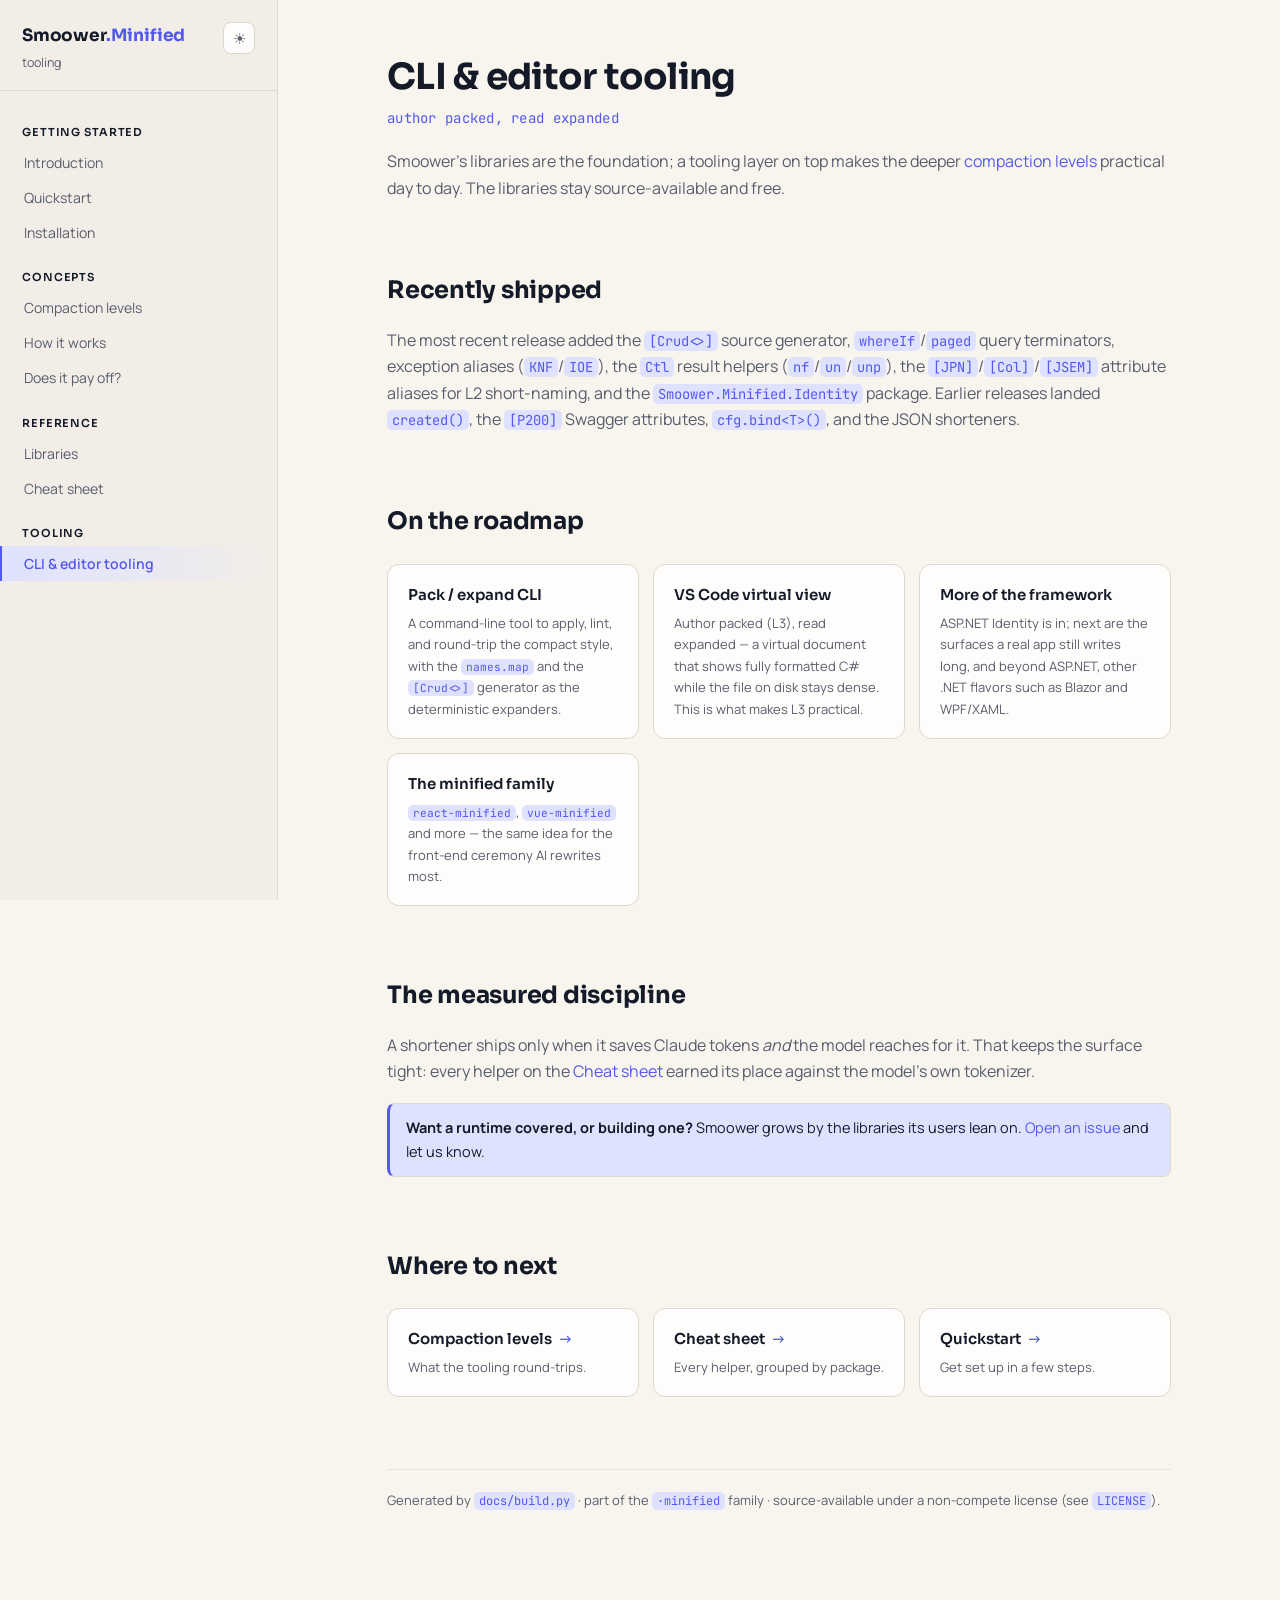
<file: docs/tooling.html>
<!doctype html>
<html lang="en" data-theme="light">
<head>
<meta charset="utf-8">
<meta name="viewport" content="width=device-width, initial-scale=1">
<title>Smoower.Minified: tooling</title>
<meta name="description" content="The CLI and editor integrations that round-trip the compact style.">
<link rel="stylesheet" href="styles.css">
<script>(function(){try{var t=localStorage.getItem('sm-theme');if(t)document.documentElement.setAttribute('data-theme',t);}catch(e){}})();</script>
</head>
<body>
<div class="layout">
<aside class="sidebar">
  <div class="brand">
    <a class="name" href="index.html"><b>Smoower<em>.Minified</em></b><span>tooling</span></a>
    <button class="theme-toggle" type="button" aria-label="Toggle light / dark theme" onclick="(function(){var d=document.documentElement,n=d.getAttribute('data-theme')==='dark'?'light':'dark';d.setAttribute('data-theme',n);try{localStorage.setItem('sm-theme',n);}catch(e){}})()">&#9728;</button>
  </div>
  <nav>
<div class="navgroup">Getting started</div>
<a href="index.html">Introduction</a>
<a href="quickstart.html">Quickstart</a>
<a href="installation.html">Installation</a>
<div class="navgroup">Concepts</div>
<a href="compaction-levels.html">Compaction levels</a>
<a href="how-it-works.html">How it works</a>
<a href="economics.html">Does it pay off?</a>
<div class="navgroup">Reference</div>
<a href="libraries.html">Libraries</a>
<a href="cheat-sheet.html">Cheat sheet</a>
<div class="navgroup">Tooling</div>
<a href="tooling.html" class="active">CLI &amp; editor tooling</a>
  </nav>
</aside>
<main class="content" id="top">
<section>
  <h1>CLI &amp; editor tooling</h1>
  <p class="tagline">author packed, read expanded</p>
  <p class="lead">Smoower&rsquo;s libraries are the foundation; a tooling layer on top makes the deeper <a href="compaction-levels.html">compaction levels</a> practical day to day. The libraries stay source-available and free.</p>

  <h2>Recently shipped</h2>
  <p class="lead">The most recent release added the <code>[Crud&lt;&gt;]</code> source generator, <code>whereIf</code>/<code>paged</code> query terminators, exception aliases (<code>KNF</code>/<code>IOE</code>), the <code>Ctl</code> result helpers (<code>nf</code>/<code>un</code>/<code>unp</code>), the <code>[JPN]</code>/<code>[Col]</code>/<code>[JSEM]</code> attribute aliases for L2 short-naming, and the <code>Smoower.Minified.Identity</code> package. Earlier releases landed <code>created()</code>, the <code>[P200]</code> Swagger attributes, <code>cfg.bind&lt;T&gt;()</code>, and the JSON shorteners.</p>

  <h2>On the roadmap</h2>
  <div class="cards">
    <div class="card"><div class="t">Pack / expand CLI</div><div class="d">A command-line tool to apply, lint, and round-trip the compact style, with the <code>names.map</code> and the <code>[Crud&lt;&gt;]</code> generator as the deterministic expanders.</div></div>
    <div class="card"><div class="t">VS Code virtual view</div><div class="d">Author packed (L3), read expanded &mdash; a virtual document that shows fully formatted C# while the file on disk stays dense. This is what makes L3 practical.</div></div>
    <div class="card"><div class="t">More of the framework</div><div class="d">ASP.NET Identity is in; next are the surfaces a real app still writes long, and beyond ASP.NET, other .NET flavors such as Blazor and WPF/XAML.</div></div>
    <div class="card"><div class="t">The minified family</div><div class="d"><code>react-minified</code>, <code>vue-minified</code> and more &mdash; the same idea for the front-end ceremony AI rewrites most.</div></div>
  </div>

  <h2>The measured discipline</h2>
  <p class="lead">A shortener ships only when it saves Claude tokens <em>and</em> the model reaches for it. That keeps the surface tight: every helper on the <a href="cheat-sheet.html">Cheat sheet</a> earned its place against the model&rsquo;s own tokenizer.</p>

  <div class="callout info"><strong>Want a runtime covered, or building one?</strong> Smoower grows by the libraries its users lean on. <a href="https://github.com/smoower/dotnet-minified/issues">Open an issue</a> and let us know.</div>

  <h2>Where to next</h2>
<div class="cards">
<a class="card" href="compaction-levels.html"><div class="t">Compaction levels <span class="arr">&rarr;</span></div><div class="d">What the tooling round-trips.</div></a>
<a class="card" href="cheat-sheet.html"><div class="t">Cheat sheet <span class="arr">&rarr;</span></div><div class="d">Every helper, grouped by package.</div></a>
<a class="card" href="quickstart.html"><div class="t">Quickstart <span class="arr">&rarr;</span></div><div class="d">Get set up in a few steps.</div></a>
</div>
</section>
<footer>
  Generated by <code>docs/build.py</code> &middot; part of the <code>&middot;minified</code> family &middot; source-available under a non-compete license (see <code>LICENSE</code>).
</footer>
</main>
</div>
</body>
</html>
</file>
<file: docs/styles.css>
/* Smoower.Minified docs — smoower.com brand (Sora / Manrope, cream + navy, periwinkle) */
@import url("https://fonts.googleapis.com/css2?family=Sora:wght@500;600;700;800&family=Manrope:wght@400;500;600;700&family=JetBrains+Mono:wght@400;500;600&display=swap");

:root {
  --bg: #f8f5ef;
  --bg-elev: #fefdfb;
  --bg-code: #f2eee7;
  --sidebar: #f2eee7;
  --border: #ddd7cd;
  --border-soft: #e9e4dc;
  --text: #151a29;
  --text-dim: #585d6c;
  --primary: #5358ee;
  --primary-glow: #9397ff;
  --primary-fg: #fefbf8;
  --accent-soft: #dfe2ff;
  --accent-line: #5358ee55;
  --green: #2f9e46;
  --green-soft: #54b85b1f;
  --teal: #00a3aa;
  --amber: #b9790a;
  --amber-soft: #ed990e1c;
  --hero-glow: #9397ff33;
  --mono: "JetBrains Mono", ui-monospace, "Cascadia Code", "SF Mono", "Consolas", monospace;
  --sans: "Manrope", -apple-system, BlinkMacSystemFont, "Segoe UI", Roboto, Helvetica, Arial, sans-serif;
  --display: "Sora", var(--sans);
  --radius: 12px;
}

:root[data-theme="dark"] {
  --bg: #040517;
  --bg-elev: #0c0f27;
  --bg-code: #0a0d22;
  --sidebar: #080b20;
  --border: #262c47;
  --border-soft: #1c2138;
  --text: #f5f1ea;
  --text-dim: #9fa4b8;
  --primary: #8687ff;
  --primary-glow: #afacff;
  --primary-fg: #030415;
  --accent-soft: #22224f;
  --accent-line: #8687ff66;
  --green: #65c86b;
  --green-soft: #65c86b1f;
  --teal: #00bec7;
  --amber: #fea92f;
  --amber-soft: #fea92f1c;
  --hero-glow: #8687ff26;
}

* { box-sizing: border-box; }
html { scroll-behavior: smooth; }

body {
  margin: 0;
  background: var(--bg);
  color: var(--text);
  font-family: var(--sans);
  line-height: 1.65;
  font-size: 16px;
  -webkit-font-smoothing: antialiased;
}

a { color: var(--primary); text-decoration: none; }
a:hover { text-decoration: underline; }

.layout { display: flex; min-height: 100vh; }

/* ── Sidebar ─────────────────────────────────────────────── */
.sidebar {
  width: 278px;
  flex: 0 0 278px;
  background: var(--sidebar);
  border-right: 1px solid var(--border);
  padding: 22px 0 40px;
  position: sticky;
  top: 0;
  height: 100vh;
  overflow-y: auto;
}
.sidebar .brand {
  display: flex;
  align-items: flex-start;
  justify-content: space-between;
  gap: 10px;
  padding: 0 22px 16px;
  border-bottom: 1px solid var(--border);
  margin-bottom: 14px;
}
.sidebar .brand a.name { color: var(--text); }
.sidebar .brand a.name:hover { text-decoration: none; }
.sidebar .brand b { font-family: var(--display); font-size: 17px; letter-spacing: -.01em; display: block; }
.sidebar .brand .name b em { color: var(--primary); font-style: normal; }
.sidebar .brand span { display: block; color: var(--text-dim); font-size: 12.5px; margin-top: 3px; }

.theme-toggle {
  flex: 0 0 auto;
  background: var(--bg-elev);
  border: 1px solid var(--border);
  color: var(--text-dim);
  border-radius: 8px;
  width: 32px;
  height: 32px;
  font-size: 15px;
  line-height: 1;
  cursor: pointer;
  display: inline-flex;
  align-items: center;
  justify-content: center;
}
.theme-toggle:hover { color: var(--primary); border-color: var(--accent-line); }

.sidebar .navgroup { font-family: var(--display); color: var(--text); font-weight: 600; font-size: 11px; text-transform: uppercase; letter-spacing: .08em; padding: 18px 22px 4px; }
.sidebar nav a {
  display: block;
  padding: 6px 22px;
  color: var(--text-dim);
  font-size: 14px;
  border-left: 2px solid transparent;
}
.sidebar nav a:hover { color: var(--text); text-decoration: none; }
.sidebar nav a.active { color: var(--primary); font-weight: 600; border-left-color: var(--primary); background: linear-gradient(90deg, var(--accent-soft), transparent); }

/* ── Content ─────────────────────────────────────────────── */
.content { flex: 1 1 auto; max-width: 880px; margin: 0 auto; padding: 56px 48px 120px; min-width: 0; }
.content h1 { font-family: var(--display); font-size: 36px; line-height: 1.15; letter-spacing: -.02em; margin: 0 0 10px; }
.content h2 {
  font-family: var(--display);
  font-size: 24px;
  letter-spacing: -.01em;
  margin: 52px 0 6px;
  padding-top: 18px;
  border-top: 1px solid var(--border-soft);
}
.content section:first-of-type h2 { border-top: none; }
.content h3 { font-family: var(--display); font-size: 17px; margin: 30px 0 8px; }
.tagline { font-family: var(--mono); font-size: 14px; color: var(--primary); margin: 0 0 18px; letter-spacing: .02em; }
.lead { color: var(--text-dim); }
.content strong { color: var(--text); font-weight: 700; }

/* ── Hero ────────────────────────────────────────────────── */
.hero {
  position: relative;
  margin: -16px -16px 8px;
  padding: 30px 16px 28px;
  border-radius: 18px;
  background:
    radial-gradient(120% 140% at 12% -10%, var(--hero-glow), transparent 60%),
    radial-gradient(90% 120% at 100% 0%, var(--hero-glow), transparent 55%);
}
.hero h1 { font-size: 44px; }
.hero .sub { font-size: 18px; color: var(--text-dim); max-width: 60ch; margin: 14px 0 22px; }
.badges { display: flex; flex-wrap: wrap; gap: 8px; margin: 0 0 22px; }
.badge {
  font-family: var(--mono);
  font-size: 12px;
  background: var(--bg-elev);
  border: 1px solid var(--border);
  color: var(--text-dim);
  border-radius: 999px;
  padding: 3px 11px;
}
.badge.brand { background: var(--accent-soft); color: var(--primary); border-color: var(--accent-line); }
.cta { display: flex; flex-wrap: wrap; gap: 12px; }
.btn {
  font-family: var(--display);
  font-weight: 600;
  font-size: 14.5px;
  border-radius: 10px;
  padding: 10px 20px;
  border: 1px solid var(--border);
  display: inline-flex;
  align-items: center;
  gap: 7px;
}
.btn:hover { text-decoration: none; }
.btn.primary { background: var(--primary); color: var(--primary-fg); border-color: var(--primary); box-shadow: 0 8px 24px -12px var(--primary); }
.btn.primary:hover { filter: brightness(1.06); }
.btn.ghost { background: var(--bg-elev); color: var(--text); }
.btn.ghost:hover { border-color: var(--accent-line); color: var(--primary); }

/* ── Code ────────────────────────────────────────────────── */
pre, code { font-family: var(--mono); }
pre {
  background: var(--bg-code);
  border: 1px solid var(--border);
  border-radius: var(--radius);
  padding: 16px 18px;
  overflow-x: auto;
  font-size: 13px;
  line-height: 1.6;
}
:not(pre) > code {
  background: var(--accent-soft);
  color: var(--primary);
  border-radius: 5px;
  padding: 1px 5px;
  font-size: 0.86em;
}
:root[data-theme="dark"] :not(pre) > code { background: #ffffff10; color: var(--primary-glow); }

/* ── Tables ──────────────────────────────────────────────── */
table { border-collapse: collapse; width: 100%; margin: 16px 0; font-size: 14px; }
th, td { text-align: left; padding: 9px 12px; border-bottom: 1px solid var(--border-soft); vertical-align: top; }
th { font-family: var(--display); color: var(--text-dim); font-weight: 600; font-size: 11px; text-transform: uppercase; letter-spacing: .05em; }
tbody tr:hover { background: var(--accent-soft); }
:root[data-theme="dark"] tbody tr:hover { background: #ffffff06; }
td code { background: none; padding: 0; color: inherit; }
td.short code { color: var(--green); font-weight: 600; }
td.long code { color: var(--text-dim); }

.delta { font-family: var(--mono); font-size: 12px; border-radius: 5px; padding: 1px 7px; white-space: nowrap; }
.delta.pos { background: var(--green-soft); color: var(--green); }
.deps { color: var(--text-dim); font-size: 13px; }

/* ── Callouts ────────────────────────────────────────────── */
.callout {
  background: var(--amber-soft);
  border: 1px solid var(--border);
  border-left: 3px solid var(--amber);
  border-radius: 8px;
  padding: 12px 16px;
  margin: 18px 0;
  font-size: 14.5px;
}
.callout.info { background: var(--accent-soft); border-left-color: var(--primary); }

/* ── Stat boxes ──────────────────────────────────────────── */
.stat { display: flex; gap: 16px; flex-wrap: wrap; margin: 22px 0; }
.stat .box { flex: 1 1 180px; background: var(--bg-elev); border: 1px solid var(--border); border-radius: var(--radius); padding: 18px 20px; }
.stat .box .n { font-family: var(--display); font-size: 28px; font-weight: 700; letter-spacing: -.01em; }
.stat .box .n.hl { color: var(--primary); }
.stat .box .l { color: var(--text-dim); font-size: 13px; margin-top: 2px; }

/* ── Cards ───────────────────────────────────────────────── */
.cards { display: grid; grid-template-columns: repeat(auto-fit, minmax(220px, 1fr)); gap: 14px; margin: 22px 0; }
.card {
  display: block;
  background: var(--bg-elev);
  border: 1px solid var(--border);
  border-radius: var(--radius);
  padding: 18px 20px;
  color: var(--text);
}
.card:hover { text-decoration: none; border-color: var(--accent-line); box-shadow: 0 10px 30px -18px var(--primary); transform: translateY(-1px); }
.card .t { font-family: var(--display); font-weight: 600; font-size: 15px; display: flex; align-items: center; gap: 6px; }
.card .t .arr { color: var(--primary); transition: transform .15s; }
.card:hover .t .arr { transform: translateX(3px); }
.card .d { color: var(--text-dim); font-size: 13px; margin-top: 5px; }

/* ── Level ladder ────────────────────────────────────────── */
.ladder { display: grid; gap: 12px; margin: 22px 0; }
.level {
  background: var(--bg-elev);
  border: 1px solid var(--border);
  border-left: 3px solid var(--primary);
  border-radius: var(--radius);
  padding: 16px 20px;
}
.level .tag { font-family: var(--display); font-weight: 700; font-size: 13px; color: var(--primary); letter-spacing: .02em; }
.level h3 { margin: 4px 0 6px; }
.level p { margin: 6px 0 0; color: var(--text-dim); font-size: 14.5px; }
.level .meta { display: flex; flex-wrap: wrap; gap: 8px; margin-top: 12px; }
.level .meta .badge.on { background: var(--green-soft); color: var(--green); border-color: transparent; }

footer { color: var(--text-dim); font-size: 13px; margin-top: 72px; border-top: 1px solid var(--border-soft); padding-top: 20px; }
footer code { font-size: 12px; }

@media (max-width: 860px) {
  .layout { flex-direction: column; }
  .sidebar { width: 100%; flex: none; height: auto; position: static; border-right: none; border-bottom: 1px solid var(--border); }
  .content { padding: 32px 22px 80px; }
  .hero h1 { font-size: 34px; }
}
</file>
